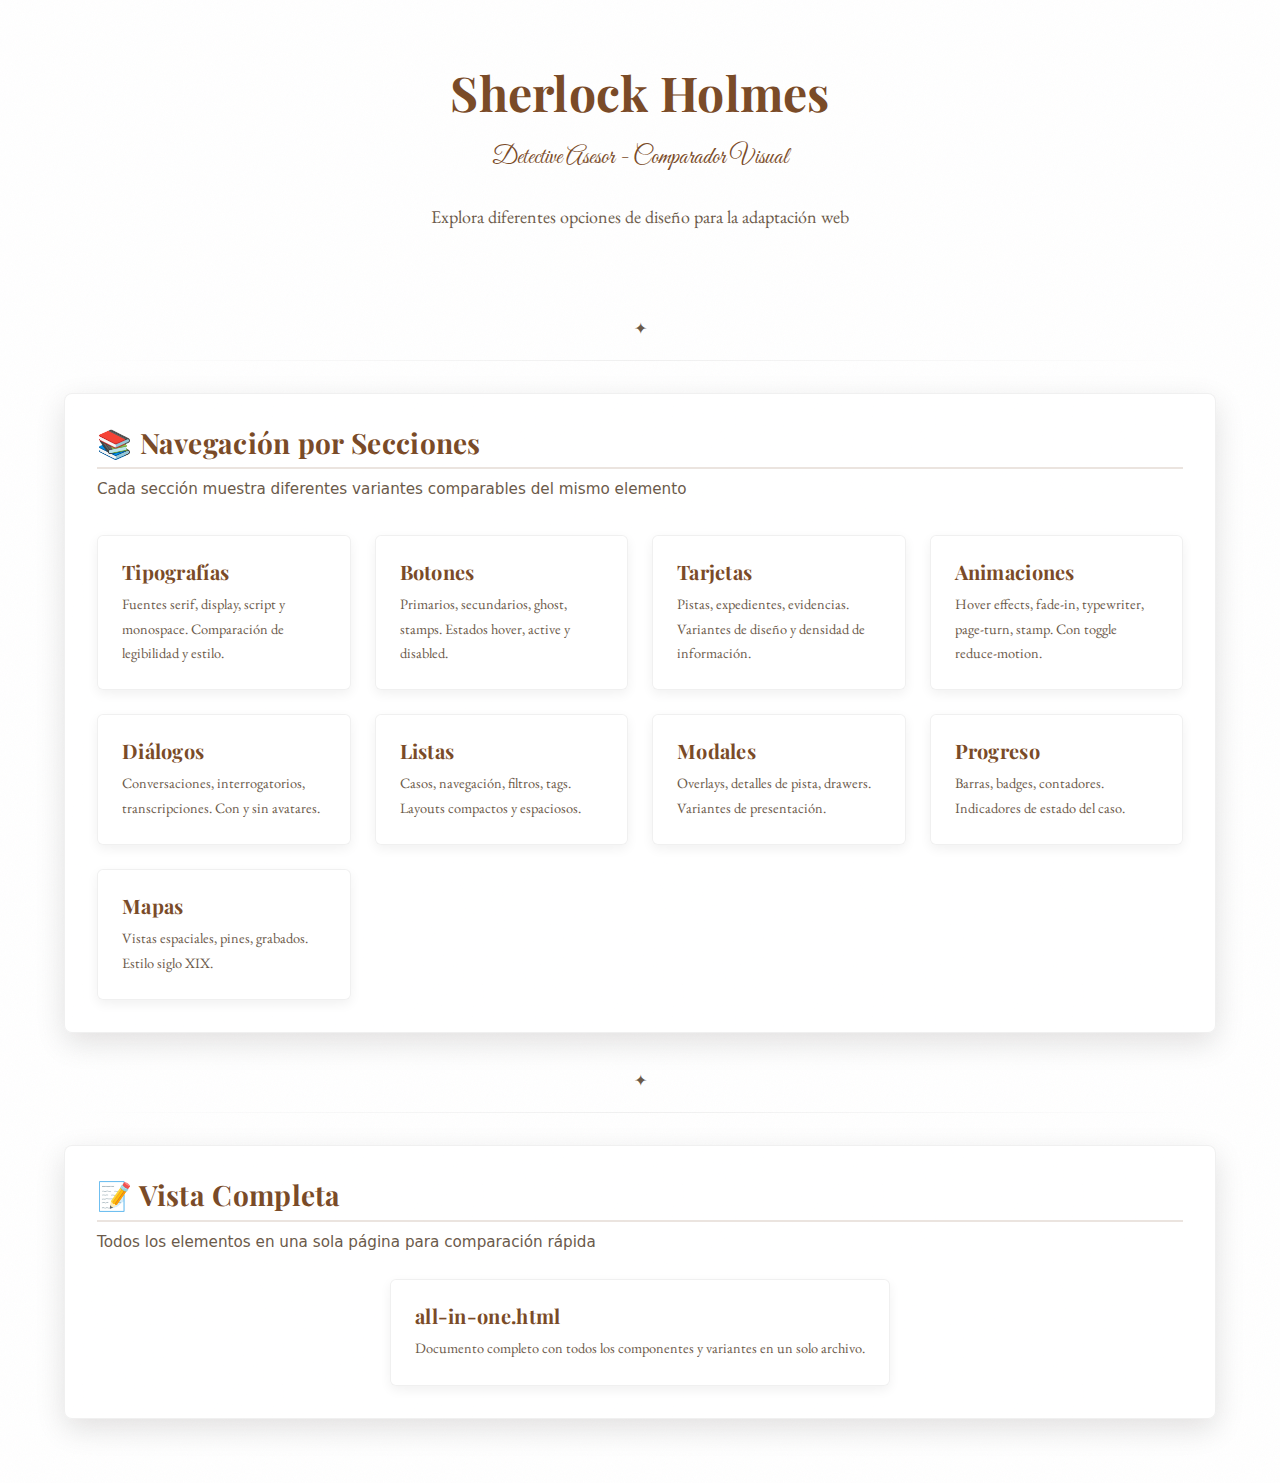
<file: index.html>
<!DOCTYPE html>
<html lang="es">
<head>
    <meta charset="UTF-8">
    <meta name="viewport" content="width=device-width, initial-scale=1.0">
    <title>Sherlock Holmes - Comparador Visual UI</title>
    <link rel="stylesheet" href="styles.css">
    <style>
        .nav-grid {
            display: grid;
            grid-template-columns: repeat(auto-fill, minmax(250px, 1fr));
            gap: var(--space-lg);
            margin-top: var(--space-xl);
        }
        .nav-card {
            background: rgba(255,255,255,0.8);
            padding: var(--space-lg);
            border-radius: var(--radius);
            border: 1px solid var(--border);
            text-decoration: none;
            color: var(--ink);
            transition: transform 0.2s ease, box-shadow 0.2s ease;
            box-shadow: 0 4px 12px rgba(0,0,0,0.06);
            display: block;
        }
        .nav-card:hover {
            transform: translateY(-4px);
            box-shadow: 0 8px 20px rgba(0,0,0,0.12);
        }
        .nav-card h3 {
            margin: 0 0 var(--space-sm) 0;
            font-size: 1.25rem;
        }
        .nav-card p {
            margin: 0;
            font-size: 0.9rem;
            color: var(--ink-light);
            text-align: left;
        }
        .hero {
            text-align: center;
            padding: var(--space-xl) 0;
        }
        .hero h1 {
            font-size: 3rem;
            margin-bottom: var(--space-sm);
        }
    </style>
</head>
<body>
    <div class="page-wrap">
        <header class="hero">
            <h1>Sherlock Holmes</h1>
            <div class="signature">Detective Asesor - Comparador Visual</div>
            <p style="margin-top: var(--space-lg); color: var(--ink-light);">Explora diferentes opciones de diseño para la adaptación web</p>
        </header>

        <div class="divider">
            <div class="divider-line"></div>
        </div>

        <section class="section">
            <h2 class="section-title">📚 Navegación por Secciones</h2>
            <p class="section-desc">Cada sección muestra diferentes variantes comparables del mismo elemento</p>
            
            <nav class="nav-grid">
                <a href="sections/typography/index.html" class="nav-card">
                    <h3>Tipografías</h3>
                    <p>Fuentes serif, display, script y monospace. Comparación de legibilidad y estilo.</p>
                </a>

                <a href="sections/buttons/index.html" class="nav-card">
                    <h3>Botones</h3>
                    <p>Primarios, secundarios, ghost, stamps. Estados hover, active y disabled.</p>
                </a>

                <a href="sections/cards/index.html" class="nav-card">
                    <h3>Tarjetas</h3>
                    <p>Pistas, expedientes, evidencias. Variantes de diseño y densidad de información.</p>
                </a>

                <a href="sections/animations/index.html" class="nav-card">
                    <h3>Animaciones</h3>
                    <p>Hover effects, fade-in, typewriter, page-turn, stamp. Con toggle reduce-motion.</p>
                </a>

                <a href="sections/dialogs/index.html" class="nav-card">
                    <h3>Diálogos</h3>
                    <p>Conversaciones, interrogatorios, transcripciones. Con y sin avatares.</p>
                </a>

                <a href="sections/lists/index.html" class="nav-card">
                    <h3>Listas</h3>
                    <p>Casos, navegación, filtros, tags. Layouts compactos y espaciosos.</p>
                </a>

                <a href="sections/modals/index.html" class="nav-card">
                    <h3>Modales</h3>
                    <p>Overlays, detalles de pista, drawers. Variantes de presentación.</p>
                </a>

                <a href="sections/progress/index.html" class="nav-card">
                    <h3>Progreso</h3>
                    <p>Barras, badges, contadores. Indicadores de estado del caso.</p>
                </a>

                <a href="sections/maps/index.html" class="nav-card">
                    <h3>Mapas</h3>
                    <p>Vistas espaciales, pines, grabados. Estilo siglo XIX.</p>
                </a>
            </nav>
        </section>

        <div class="divider">
            <div class="divider-line"></div>
        </div>

        <section class="section">
            <h2 class="section-title">📝 Vista Completa</h2>
            <p class="section-desc">Todos los elementos en una sola página para comparación rápida</p>
            <a href="all-in-one.html" class="nav-card" style="display: block; max-width: 500px; margin: 0 auto;">
                <h3>all-in-one.html</h3>
                <p>Documento completo con todos los componentes y variantes en un solo archivo.</p>
            </a>
        </section>
    </div>
</body>
</html>
</file>
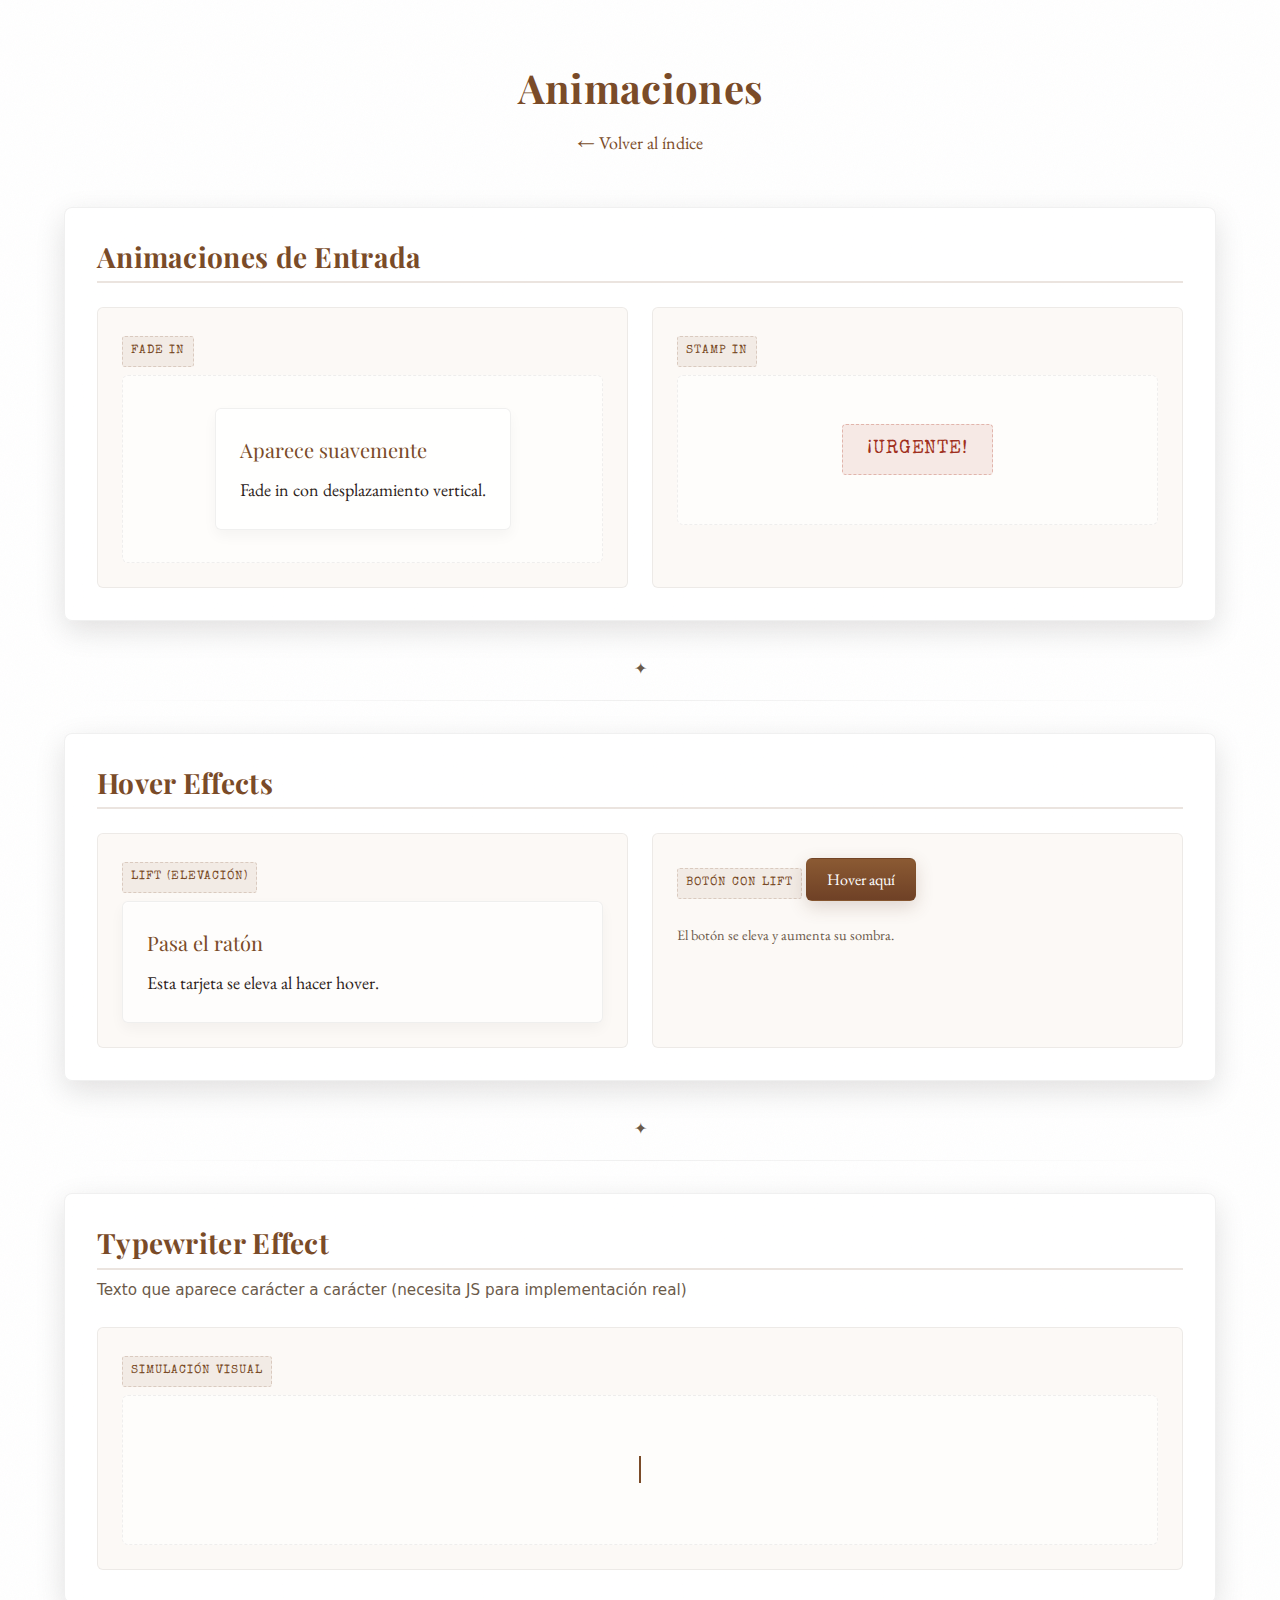
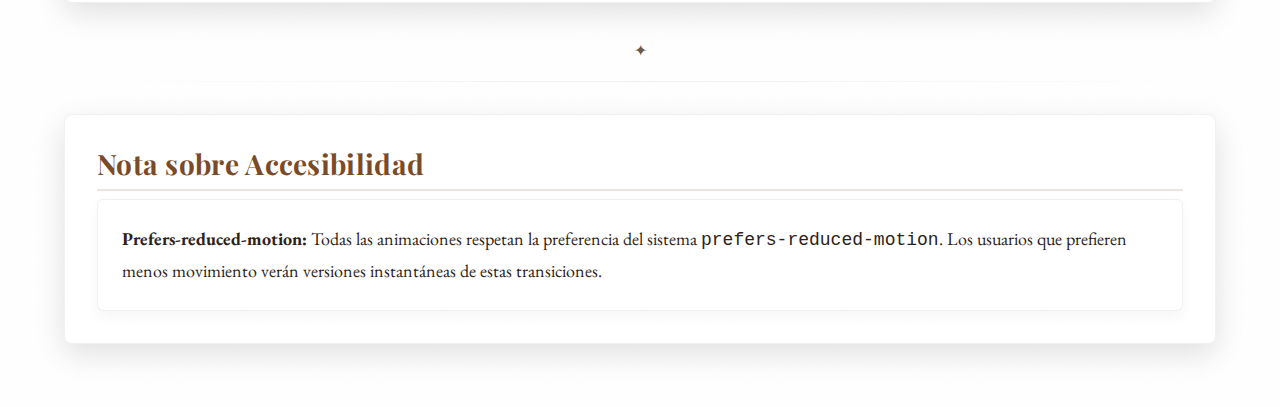
<file: sections/animations/index.html>
<!DOCTYPE html>
<html lang="es">
<head>
    <meta charset="UTF-8">
    <meta name="viewport" content="width=device-width, initial-scale=1.0">
    <title>Animaciones - Comparador</title>
    <link rel="stylesheet" href="../../styles.css">
    <style>
        .demo-box {
            background: rgba(255,255,255,0.6);
            padding: var(--space-xl);
            border-radius: var(--radius);
            border: 1px dashed var(--border);
            min-height: 150px;
            display: flex;
            align-items: center;
            justify-content: center;
        }
    </style>
</head>
<body>
    <div class="page-wrap">
        <header style="text-align: center; padding: var(--space-xl) 0;">
            <h1>Animaciones</h1>
            <p style="color: var(--ink-light);">
                <a href="../../index.html" style="color: var(--accent); text-decoration: none;">← Volver al índice</a>
            </p>
        </header>

        <section class="section">
            <h2 class="section-title">Animaciones de Entrada</h2>
            
            <div class="compare-grid">
                <div class="compare-item">
                    <div class="compare-label">Fade In</div>
                    <div class="demo-box">
                        <div class="card fade-in" style="max-width: 300px;">
                            <div class="card-title">Aparece suavemente</div>
                            <p style="margin: 0;">Fade in con desplazamiento vertical.</p>
                        </div>
                    </div>
                </div>

                <div class="compare-item">
                    <div class="compare-label">Stamp In</div>
                    <div class="demo-box">
                        <span class="stamp stamp-urgent stamp-in" style="font-size: 1.2rem; padding: var(--space-sm) var(--space-lg);">
                            ¡URGENTE!
                        </span>
                    </div>
                </div>
            </div>
        </section>

        <div class="divider"><div class="divider-line"></div></div>

        <section class="section">
            <h2 class="section-title">Hover Effects</h2>
            
            <div class="compare-grid">
                <div class="compare-item">
                    <div class="compare-label">Lift (Elevación)</div>
                    <div class="card">
                        <div class="card-title">Pasa el ratón</div>
                        <p style="margin: 0;">Esta tarjeta se eleva al hacer hover.</p>
                    </div>
                </div>

                <div class="compare-item">
                    <div class="compare-label">Botón con lift</div>
                    <button class="btn btn-primary">Hover aquí</button>
                    <p style="margin-top: var(--space-md); font-size: 0.9rem; color: var(--ink-light);">
                        El botón se eleva y aumenta su sombra.
                    </p>
                </div>
            </div>
        </section>

        <div class="divider"><div class="divider-line"></div></div>

        <section class="section">
            <h2 class="section-title">Typewriter Effect</h2>
            <p class="section-desc">Texto que aparece carácter a carácter (necesita JS para implementación real)</p>
            
            <div class="compare-grid">
                <div class="compare-item" style="grid-column: span 2;">
                    <div class="compare-label">Simulación Visual</div>
                    <div class="demo-box">
                        <p class="typewriter" style="font-family: var(--font-mono); font-size: 1rem; margin: 0;">
                            Texto apareciendo...
                        </p>
                    </div>
                </div>
            </div>
        </section>

        <div class="divider"><div class="divider-line"></div></div>

        <section class="section">
            <h2 class="section-title">Nota sobre Accesibilidad</h2>
            <div class="card">
                <p style="margin: 0;">
                    <strong>Prefers-reduced-motion:</strong> Todas las animaciones respetan la preferencia del sistema 
                    <code>prefers-reduced-motion</code>. Los usuarios que prefieren menos movimiento verán versiones 
                    instantáneas de estas transiciones.
                </p>
            </div>
        </section>
    </div>
</body>
</html>
</file>
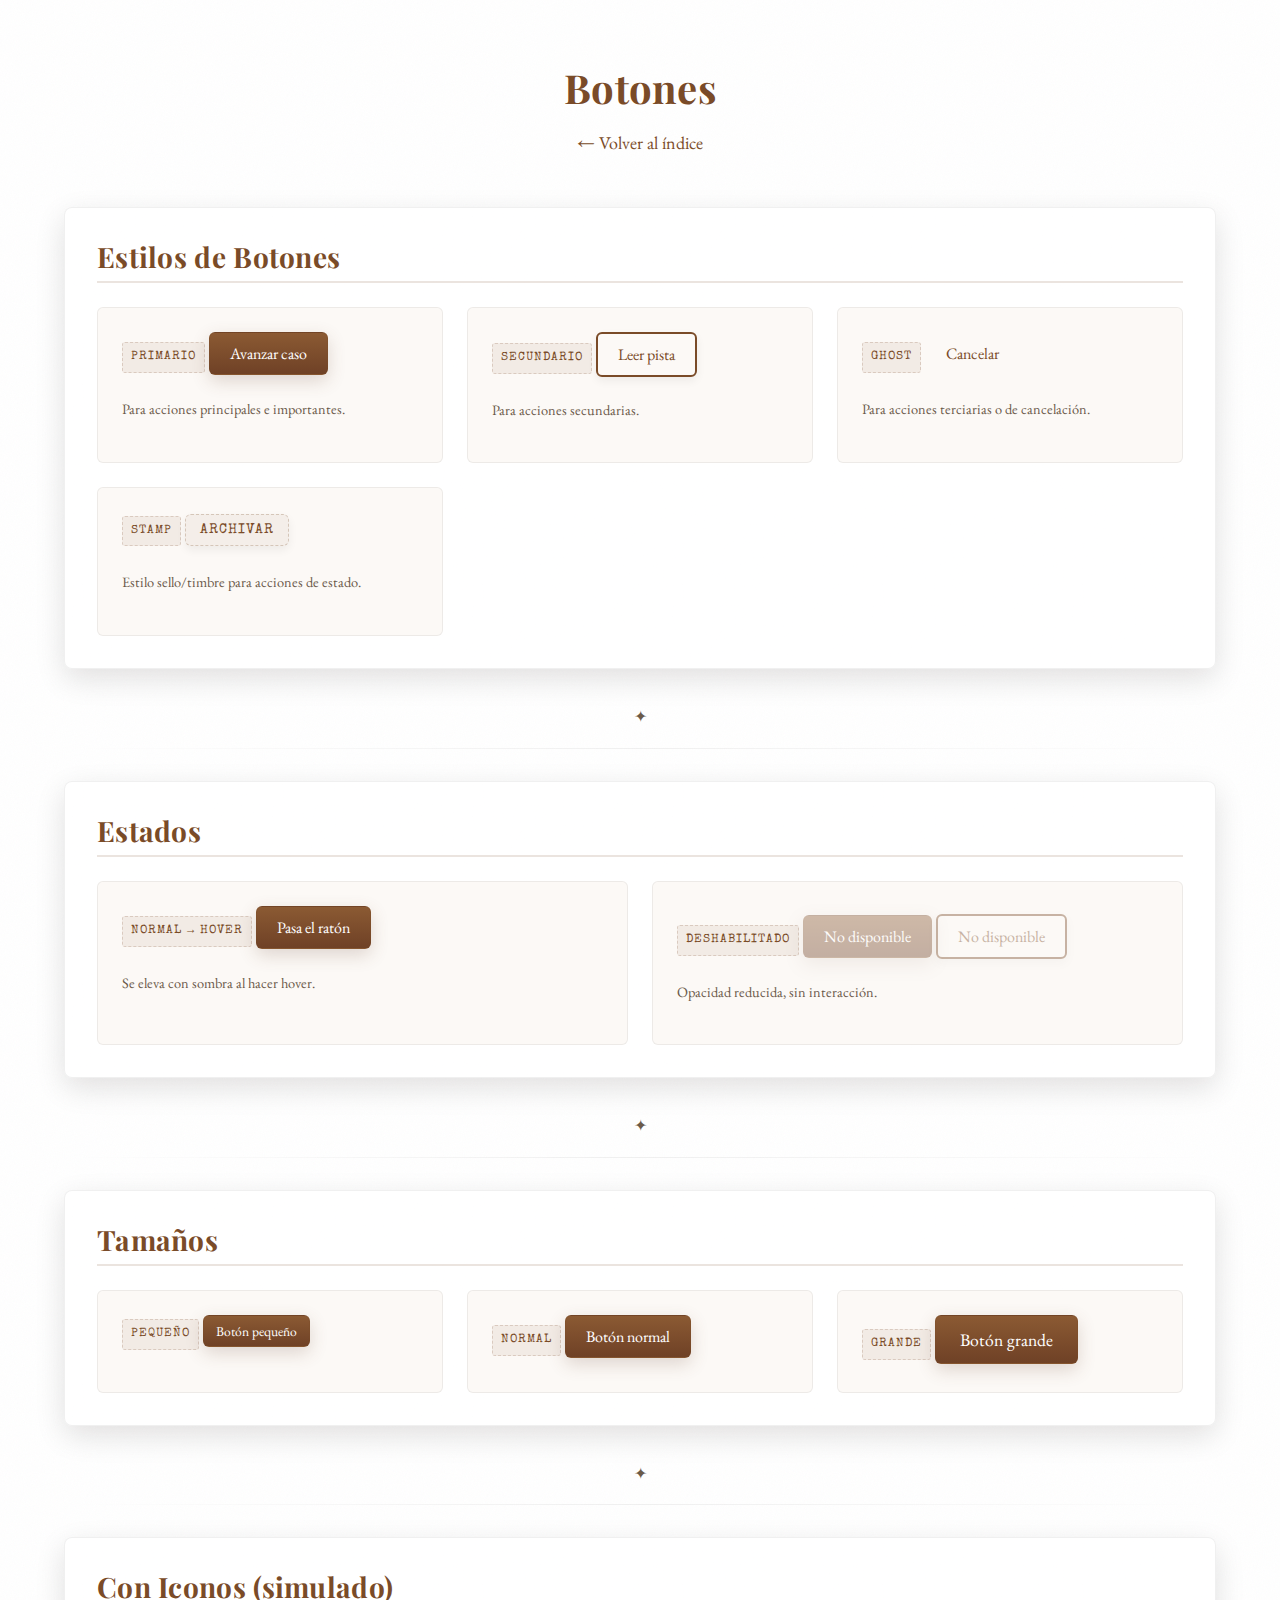
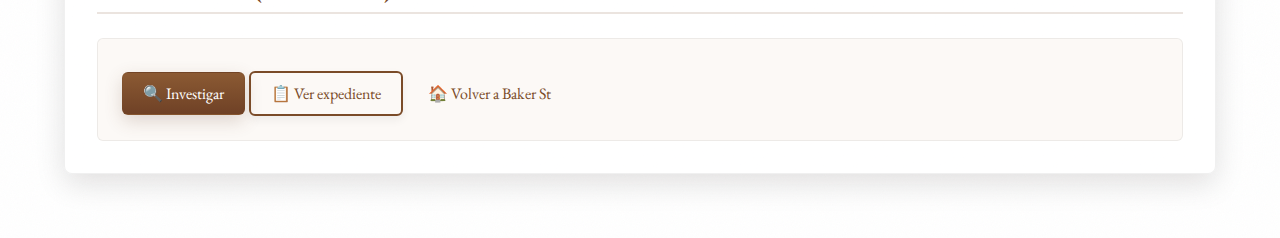
<file: sections/buttons/index.html>
<!DOCTYPE html>
<html lang="es">
<head>
    <meta charset="UTF-8">
    <meta name="viewport" content="width=device-width, initial-scale=1.0">
    <title>Botones - Comparador</title>
    <link rel="stylesheet" href="../../styles.css">
</head>
<body>
    <div class="page-wrap">
        <header style="text-align: center; padding: var(--space-xl) 0;">
            <h1>Botones</h1>
            <p style="color: var(--ink-light);">
                <a href="../../index.html" style="color: var(--accent); text-decoration: none;">← Volver al índice</a>
            </p>
        </header>

        <section class="section">
            <h2 class="section-title">Estilos de Botones</h2>
            
            <div class="compare-grid">
                <div class="compare-item">
                    <div class="compare-label">Primario</div>
                    <button class="btn btn-primary">Avanzar caso</button>
                    <p style="margin-top: var(--space-md); font-size: 0.9rem; color: var(--ink-light);">
                        Para acciones principales e importantes.
                    </p>
                </div>

                <div class="compare-item">
                    <div class="compare-label">Secundario</div>
                    <button class="btn btn-secondary">Leer pista</button>
                    <p style="margin-top: var(--space-md); font-size: 0.9rem; color: var(--ink-light);">
                        Para acciones secundarias.
                    </p>
                </div>

                <div class="compare-item">
                    <div class="compare-label">Ghost</div>
                    <button class="btn btn-ghost">Cancelar</button>
                    <p style="margin-top: var(--space-md); font-size: 0.9rem; color: var(--ink-light);">
                        Para acciones terciarias o de cancelación.
                    </p>
                </div>

                <div class="compare-item">
                    <div class="compare-label">Stamp</div>
                    <button class="btn btn-stamp">Archivar</button>
                    <p style="margin-top: var(--space-md); font-size: 0.9rem; color: var(--ink-light);">
                        Estilo sello/timbre para acciones de estado.
                    </p>
                </div>
            </div>
        </section>

        <div class="divider"><div class="divider-line"></div></div>

        <section class="section">
            <h2 class="section-title">Estados</h2>
            
            <div class="compare-grid">
                <div class="compare-item">
                    <div class="compare-label">Normal → Hover</div>
                    <button class="btn btn-primary">Pasa el ratón</button>
                    <p style="margin-top: var(--space-md); font-size: 0.9rem; color: var(--ink-light);">
                        Se eleva con sombra al hacer hover.
                    </p>
                </div>

                <div class="compare-item">
                    <div class="compare-label">Deshabilitado</div>
                    <button class="btn btn-primary" disabled>No disponible</button>
                    <button class="btn btn-secondary" disabled style="margin-top: var(--space-sm);">No disponible</button>
                    <p style="margin-top: var(--space-md); font-size: 0.9rem; color: var(--ink-light);">
                        Opacidad reducida, sin interacción.
                    </p>
                </div>
            </div>
        </section>

        <div class="divider"><div class="divider-line"></div></div>

        <section class="section">
            <h2 class="section-title">Tamaños</h2>
            
            <div class="compare-grid">
                <div class="compare-item">
                    <div class="compare-label">Pequeño</div>
                    <button class="btn btn-primary" style="font-size: 0.85rem; padding: 6px 12px;">Botón pequeño</button>
                </div>

                <div class="compare-item">
                    <div class="compare-label">Normal</div>
                    <button class="btn btn-primary">Botón normal</button>
                </div>

                <div class="compare-item">
                    <div class="compare-label">Grande</div>
                    <button class="btn btn-primary" style="font-size: 1.1rem; padding: 12px 24px;">Botón grande</button>
                </div>
            </div>
        </section>

        <div class="divider"><div class="divider-line"></div></div>

        <section class="section">
            <h2 class="section-title">Con Iconos (simulado)</h2>
            
            <div class="compare-grid">
                <div class="compare-item">
                    <button class="btn btn-primary">🔍 Investigar</button>
                    <button class="btn btn-secondary" style="margin-top: var(--space-sm);">📋 Ver expediente</button>
                    <button class="btn btn-ghost" style="margin-top: var(--space-sm);">🏠 Volver a Baker St</button>
                </div>
            </div>
        </section>
    </div>
</body>
</html>
</file>
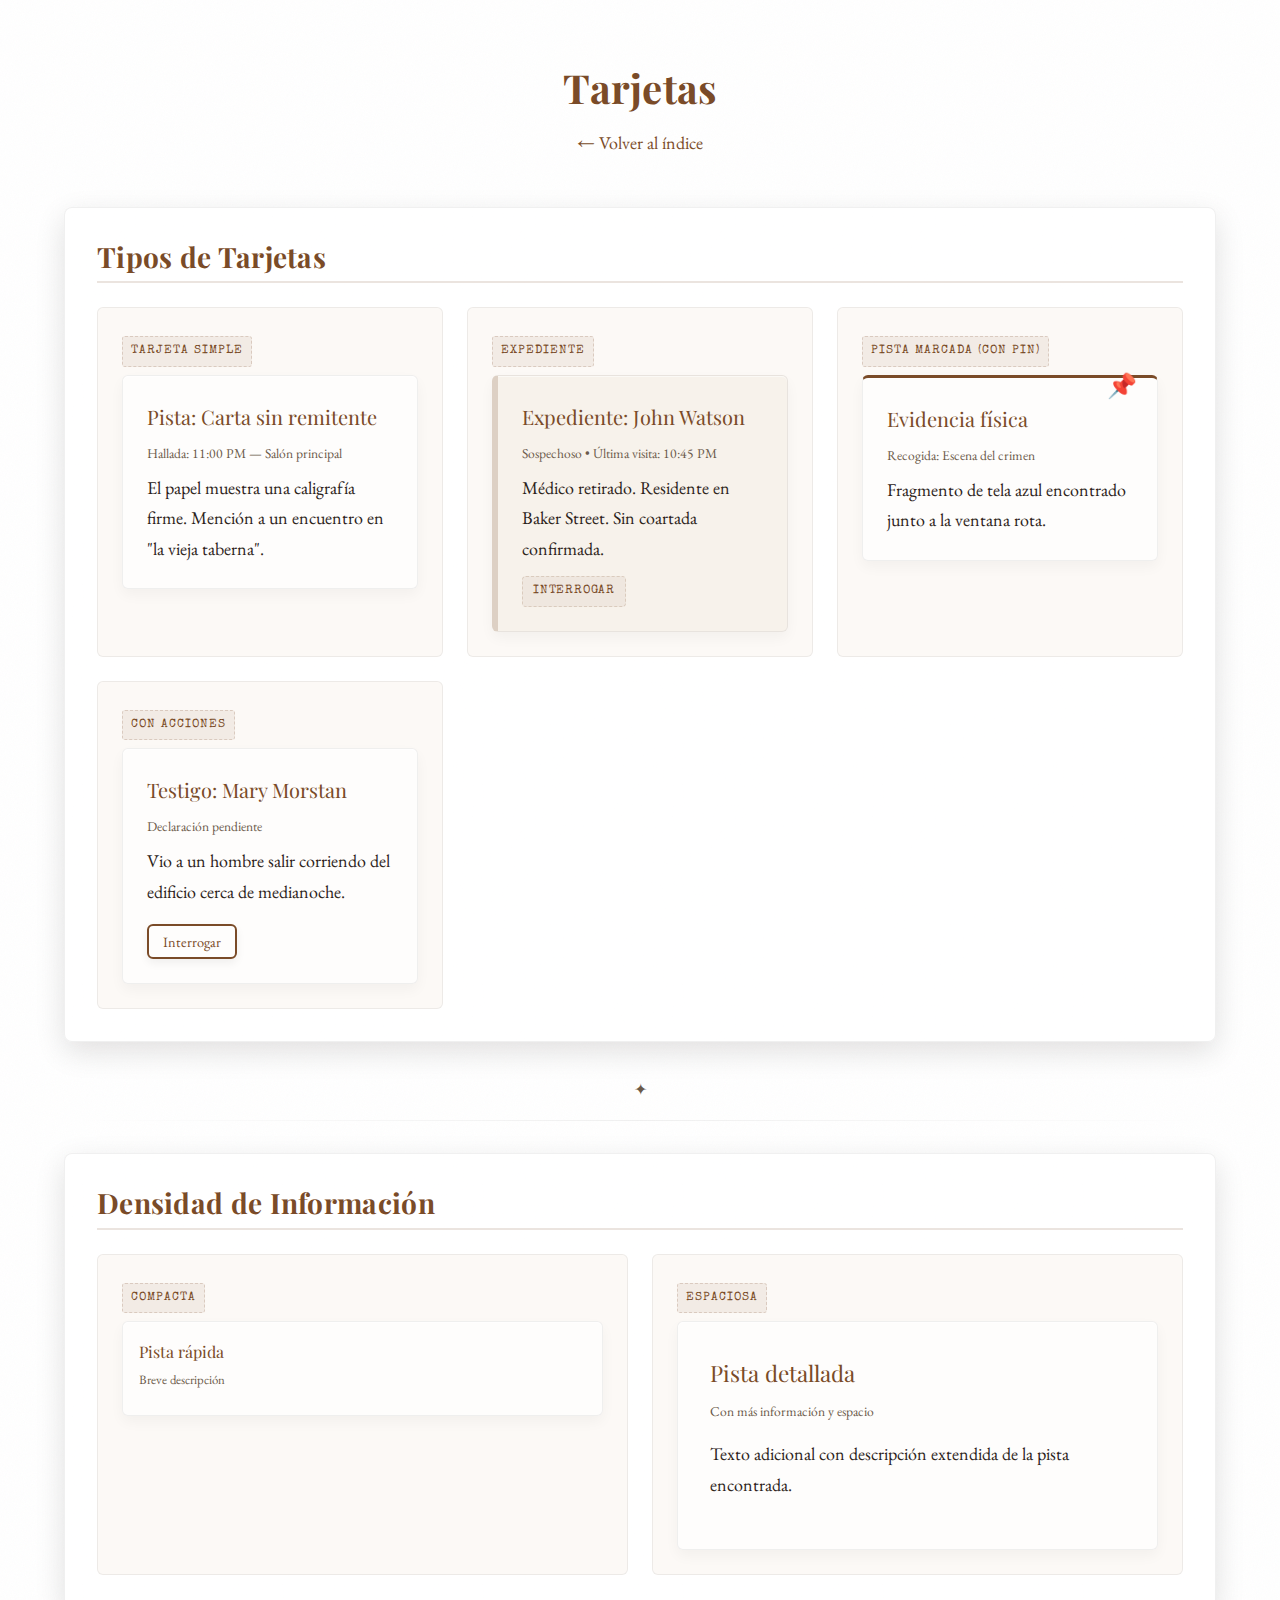
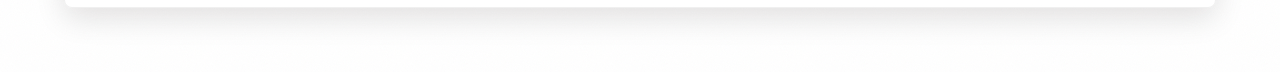
<file: sections/cards/index.html>
<!DOCTYPE html>
<html lang="es">
<head>
    <meta charset="UTF-8">
    <meta name="viewport" content="width=device-width, initial-scale=1.0">
    <title>Tarjetas - Comparador</title>
    <link rel="stylesheet" href="../../styles.css">
</head>
<body>
    <div class="page-wrap">
        <header style="text-align: center; padding: var(--space-xl) 0;">
            <h1>Tarjetas</h1>
            <p style="color: var(--ink-light);">
                <a href="../../index.html" style="color: var(--accent); text-decoration: none;">← Volver al índice</a>
            </p>
        </header>

        <section class="section">
            <h2 class="section-title">Tipos de Tarjetas</h2>
            
            <div class="compare-grid">
                <div class="compare-item">
                    <div class="compare-label">Tarjeta Simple</div>
                    <div class="card">
                        <div class="card-title">Pista: Carta sin remitente</div>
                        <div class="card-meta">Hallada: 11:00 PM — Salón principal</div>
                        <p style="margin: 0;">
                            El papel muestra una caligrafía firme. Mención a un encuentro en "la vieja taberna".
                        </p>
                    </div>
                </div>

                <div class="compare-item">
                    <div class="compare-label">Expediente</div>
                    <div class="card card-expedient">
                        <div class="card-title">Expediente: John Watson</div>
                        <div class="card-meta">Sospechoso • Última visita: 10:45 PM</div>
                        <p style="margin: 0 0 var(--space-sm) 0;">
                            Médico retirado. Residente en Baker Street. Sin coartada confirmada.
                        </p>
                        <span class="stamp">Interrogar</span>
                    </div>
                </div>

                <div class="compare-item">
                    <div class="compare-label">Pista Marcada (con pin)</div>
                    <div class="card card-clue">
                        <div class="card-title">Evidencia física</div>
                        <div class="card-meta">Recogida: Escena del crimen</div>
                        <p style="margin: 0;">
                            Fragmento de tela azul encontrado junto a la ventana rota.
                        </p>
                    </div>
                </div>

                <div class="compare-item">
                    <div class="compare-label">Con Acciones</div>
                    <div class="card">
                        <div class="card-title">Testigo: Mary Morstan</div>
                        <div class="card-meta">Declaración pendiente</div>
                        <p style="margin: 0 0 var(--space-md) 0;">
                            Vio a un hombre salir corriendo del edificio cerca de medianoche.
                        </p>
                        <button class="btn btn-secondary" style="font-size: 0.9rem; padding: 6px 14px;">Interrogar</button>
                    </div>
                </div>
            </div>
        </section>

        <div class="divider"><div class="divider-line"></div></div>

        <section class="section">
            <h2 class="section-title">Densidad de Información</h2>
            
            <div class="compare-grid">
                <div class="compare-item">
                    <div class="compare-label">Compacta</div>
                    <div class="card" style="padding: var(--space-md);">
                        <div class="card-title" style="font-size: 1rem; margin-bottom: var(--space-xs);">Pista rápida</div>
                        <div class="card-meta" style="font-size: 0.8rem;">Breve descripción</div>
                    </div>
                </div>

                <div class="compare-item">
                    <div class="compare-label">Espaciosa</div>
                    <div class="card" style="padding: var(--space-xl);">
                        <div class="card-title" style="font-size: 1.4rem;">Pista detallada</div>
                        <div class="card-meta">Con más información y espacio</div>
                        <p style="margin-top: var(--space-md);">
                            Texto adicional con descripción extendida de la pista encontrada.
                        </p>
                    </div>
                </div>
            </div>
        </section>
    </div>
</body>
</html>
</file>
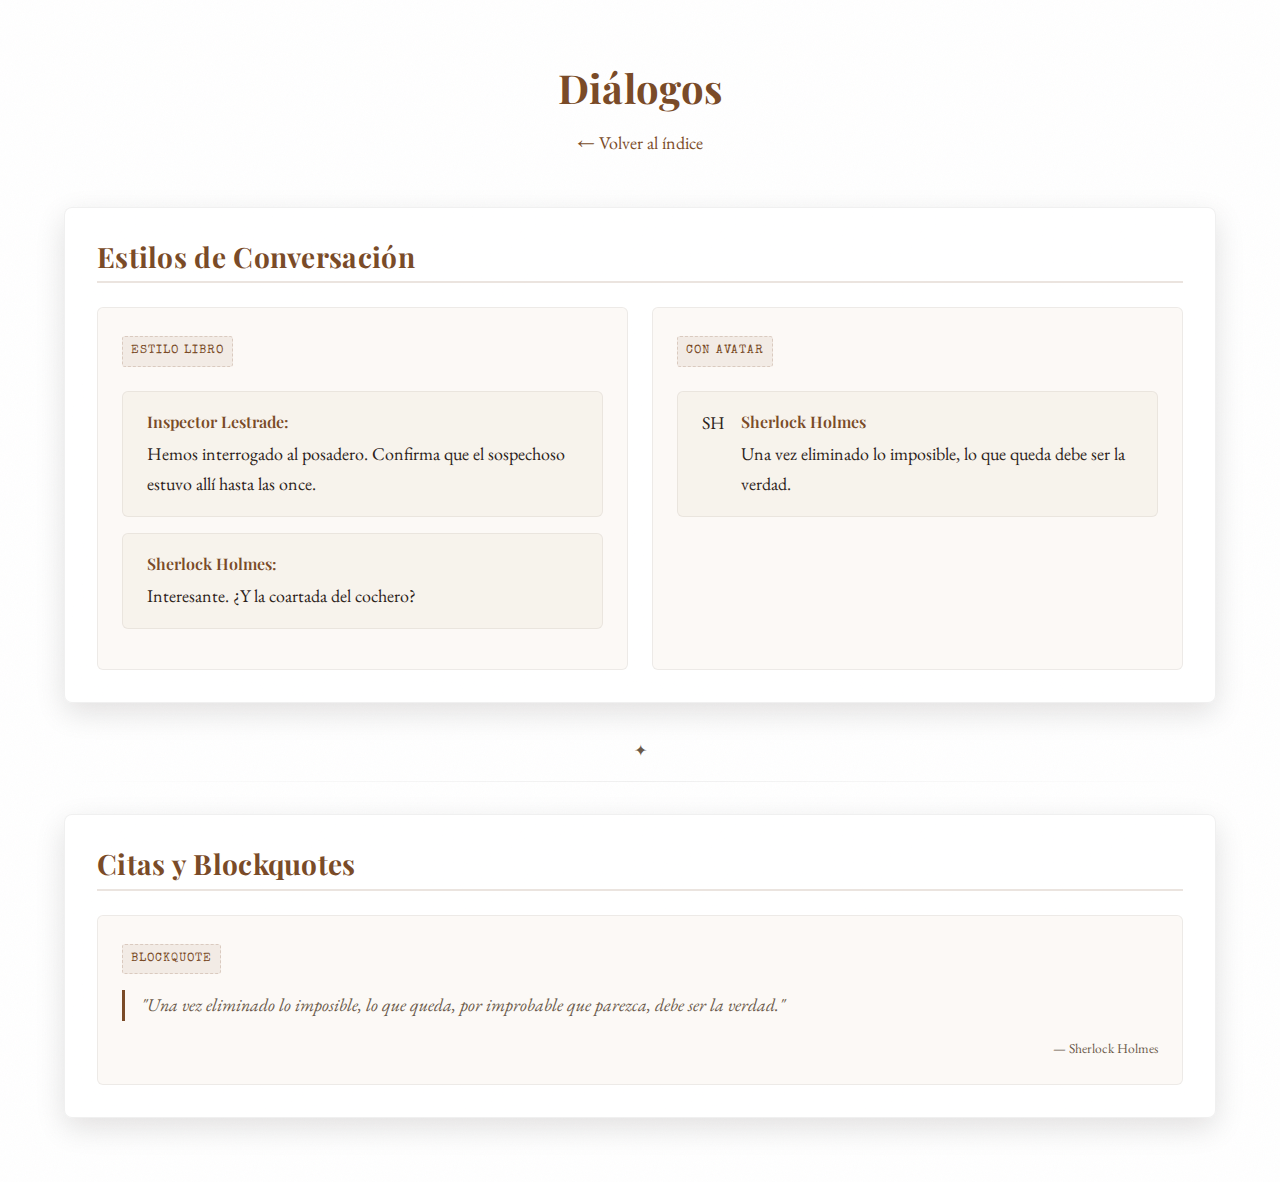
<file: sections/dialogs/index.html>
<!DOCTYPE html>
<html lang="es">
<head>
    <meta charset="UTF-8">
    <meta name="viewport" content="width=device-width, initial-scale=1.0">
    <title>Diálogos - Comparador</title>
    <link rel="stylesheet" href="../../styles.css">
</head>
<body>
    <div class="page-wrap">
        <header style="text-align: center; padding: var(--space-xl) 0;">
            <h1>Diálogos</h1>
            <p style="color: var(--ink-light);">
                <a href="../../index.html" style="color: var(--accent); text-decoration: none;">← Volver al índice</a>
            </p>
        </header>

        <section class="section">
            <h2 class="section-title">Estilos de Conversación</h2>
            
            <div class="compare-grid">
                <div class="compare-item">
                    <div class="compare-label">Estilo Libro</div>
                    <div class="dialog">
                        <div class="dialog-speaker">Inspector Lestrade:</div>
                        <p style="margin: 0;">Hemos interrogado al posadero. Confirma que el sospechoso estuvo allí hasta las once.</p>
                    </div>
                    <div class="dialog">
                        <div class="dialog-speaker">Sherlock Holmes:</div>
                        <p style="margin: 0;">Interesante. ¿Y la coartada del cochero?</p>
                    </div>
                </div>

                <div class="compare-item">
                    <div class="compare-label">Con Avatar</div>
                    <div class="dialog" style="display: flex; gap: var(--space-md);">
                        <div class="avatar">SH</div>
                        <div style="flex: 1;">
                            <div class="dialog-speaker">Sherlock Holmes</div>
                            <p style="margin: 0;">Una vez eliminado lo imposible, lo que queda debe ser la verdad.</p>
                        </div>
                    </div>
                </div>
            </div>
        </section>

        <div class="divider"><div class="divider-line"></div></div>

        <section class="section">
            <h2 class="section-title">Citas y Blockquotes</h2>
            
            <div class="compare-grid">
                <div class="compare-item" style="grid-column: span 2;">
                    <div class="compare-label">Blockquote</div>
                    <blockquote>
                        "Una vez eliminado lo imposible, lo que queda, por improbable que parezca, debe ser la verdad."
                    </blockquote>
                    <p style="margin: 0; font-size: 0.85rem; color: var(--ink-light); text-align: right;">
                        — Sherlock Holmes
                    </p>
                </div>
            </div>
        </section>
    </div>
</body>
</html>
</file>
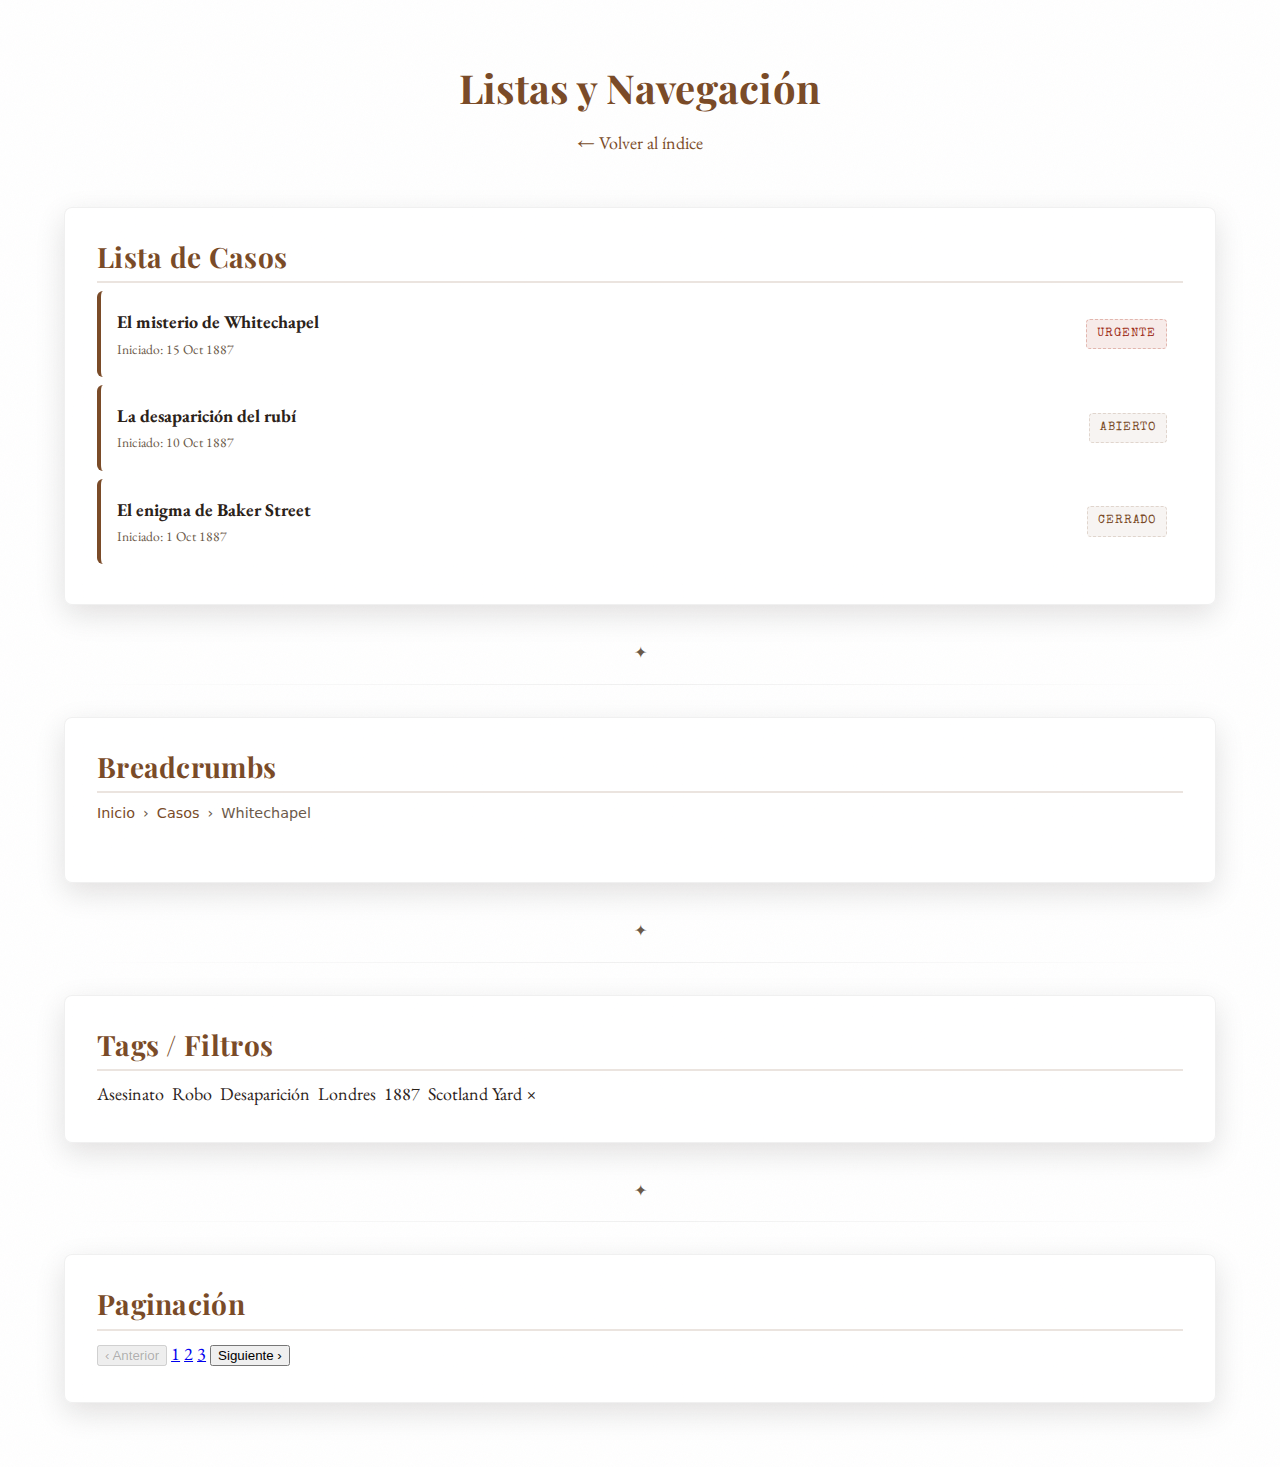
<file: sections/lists/index.html>
<!DOCTYPE html>
<html lang="es">
<head>
    <meta charset="UTF-8">
    <meta name="viewport" content="width=device-width, initial-scale=1.0">
    <title>Listas - Comparador</title>
    <link rel="stylesheet" href="../../styles.css">
</head>
<body>
    <div class="page-wrap">
        <header style="text-align: center; padding: var(--space-xl) 0;">
            <h1>Listas y Navegación</h1>
            <p style="color: var(--ink-light);">
                <a href="../../index.html" style="color: var(--accent); text-decoration: none;">← Volver al índice</a>
            </p>
        </header>

        <section class="section">
            <h2 class="section-title">Lista de Casos</h2>
            
            <ul class="list-cases">
                <li>
                    <div>
                        <strong>El misterio de Whitechapel</strong>
                        <div style="font-size: 0.85rem; color: var(--ink-light);">Iniciado: 15 Oct 1887</div>
                    </div>
                    <span class="stamp stamp-urgent">URGENTE</span>
                </li>
                <li>
                    <div>
                        <strong>La desaparición del rubí</strong>
                        <div style="font-size: 0.85rem; color: var(--ink-light);">Iniciado: 10 Oct 1887</div>
                    </div>
                    <span class="stamp">ABIERTO</span>
                </li>
                <li>
                    <div>
                        <strong>El enigma de Baker Street</strong>
                        <div style="font-size: 0.85rem; color: var(--ink-light);">Iniciado: 1 Oct 1887</div>
                    </div>
                    <span class="stamp">CERRADO</span>
                </li>
            </ul>
        </section>

        <div class="divider"><div class="divider-line"></div></div>

        <section class="section">
            <h2 class="section-title">Breadcrumbs</h2>
            
            <nav class="breadcrumbs">
                <a href="#">Inicio</a>
                <span class="breadcrumbs-separator">›</span>
                <a href="#">Casos</a>
                <span class="breadcrumbs-separator">›</span>
                <span>Whitechapel</span>
            </nav>
        </section>

        <div class="divider"><div class="divider-line"></div></div>

        <section class="section">
            <h2 class="section-title">Tags / Filtros</h2>
            
            <div style="display: flex; flex-wrap: wrap; gap: var(--space-sm);">
                <span class="tag">Asesinato</span>
                <span class="tag">Robo</span>
                <span class="tag">Desaparición</span>
                <span class="tag">Londres</span>
                <span class="tag">1887</span>
                <span class="tag tag-removable">Scotland Yard <span class="tag-close">×</span></span>
            </div>
        </section>

        <div class="divider"><div class="divider-line"></div></div>

        <section class="section">
            <h2 class="section-title">Paginación</h2>
            
            <nav class="pagination">
                <button class="pagination-btn" disabled>‹ Anterior</button>
                <a href="#" class="pagination-btn active">1</a>
                <a href="#" class="pagination-btn">2</a>
                <a href="#" class="pagination-btn">3</a>
                <button class="pagination-btn">Siguiente ›</button>
            </nav>
        </section>
    </div>
</body>
</html>
</file>
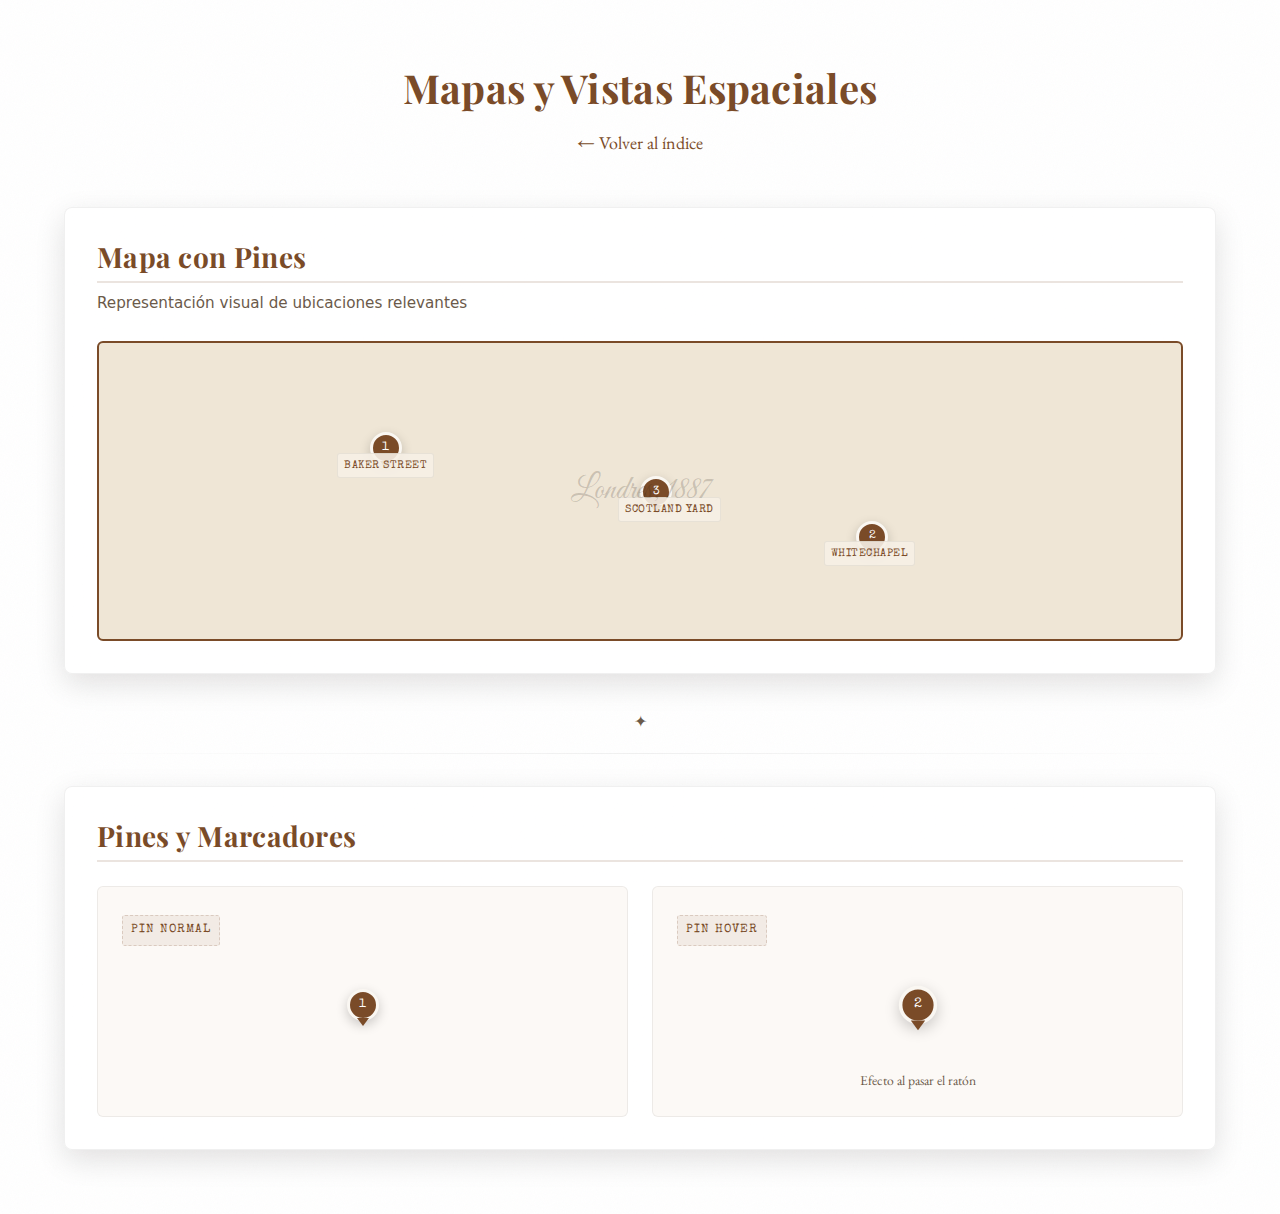
<file: sections/maps/index.html>
<!DOCTYPE html>
<html lang="es">
<head>
    <meta charset="UTF-8">
    <meta name="viewport" content="width=device-width, initial-scale=1.0">
    <title>Mapas - Comparador</title>
    <link rel="stylesheet" href="../../styles.css">
</head>
<body>
    <div class="page-wrap">
        <header style="text-align: center; padding: var(--space-xl) 0;">
            <h1>Mapas y Vistas Espaciales</h1>
            <p style="color: var(--ink-light);">
                <a href="../../index.html" style="color: var(--accent); text-decoration: none;">← Volver al índice</a>
            </p>
        </header>

        <section class="section">
            <h2 class="section-title">Mapa con Pines</h2>
            <p class="section-desc">Representación visual de ubicaciones relevantes</p>
            
            <div class="map-container">
                <div class="map-pin" style="top: 30%; left: 25%;">
                    1
                </div>
                <div class="map-label" style="top: 37%; left: 22%;">Baker Street</div>

                <div class="map-pin" style="top: 60%; left: 70%;">
                    2
                </div>
                <div class="map-label" style="top: 67%; left: 67%;">Whitechapel</div>

                <div class="map-pin" style="top: 45%; left: 50%;">
                    3
                </div>
                <div class="map-label" style="top: 52%; left: 48%;">Scotland Yard</div>

                <div style="position: absolute; top: 50%; left: 50%; transform: translate(-50%, -50%); font-family: var(--font-script); font-size: 2rem; color: rgba(43, 34, 25, 0.2); pointer-events: none;">
                    Londres, 1887
                </div>
            </div>
        </section>

        <div class="divider"><div class="divider-line"></div></div>

        <section class="section">
            <h2 class="section-title">Pines y Marcadores</h2>
            
            <div class="compare-grid">
                <div class="compare-item">
                    <div class="compare-label">Pin Normal</div>
                    <div style="text-align: center; padding: var(--space-xl);">
                        <div class="map-pin" style="position: relative; display: inline-flex;">1</div>
                    </div>
                </div>

                <div class="compare-item">
                    <div class="compare-label">Pin Hover</div>
                    <div style="text-align: center; padding: var(--space-xl);">
                        <div class="map-pin" style="position: relative; display: inline-flex; transform: scale(1.2);">2</div>
                    </div>
                    <p style="margin: var(--space-md) 0 0 0; font-size: 0.85rem; color: var(--ink-light); text-align: center;">
                        Efecto al pasar el ratón
                    </p>
                </div>
            </div>
        </section>
    </div>
</body>
</html>
</file>
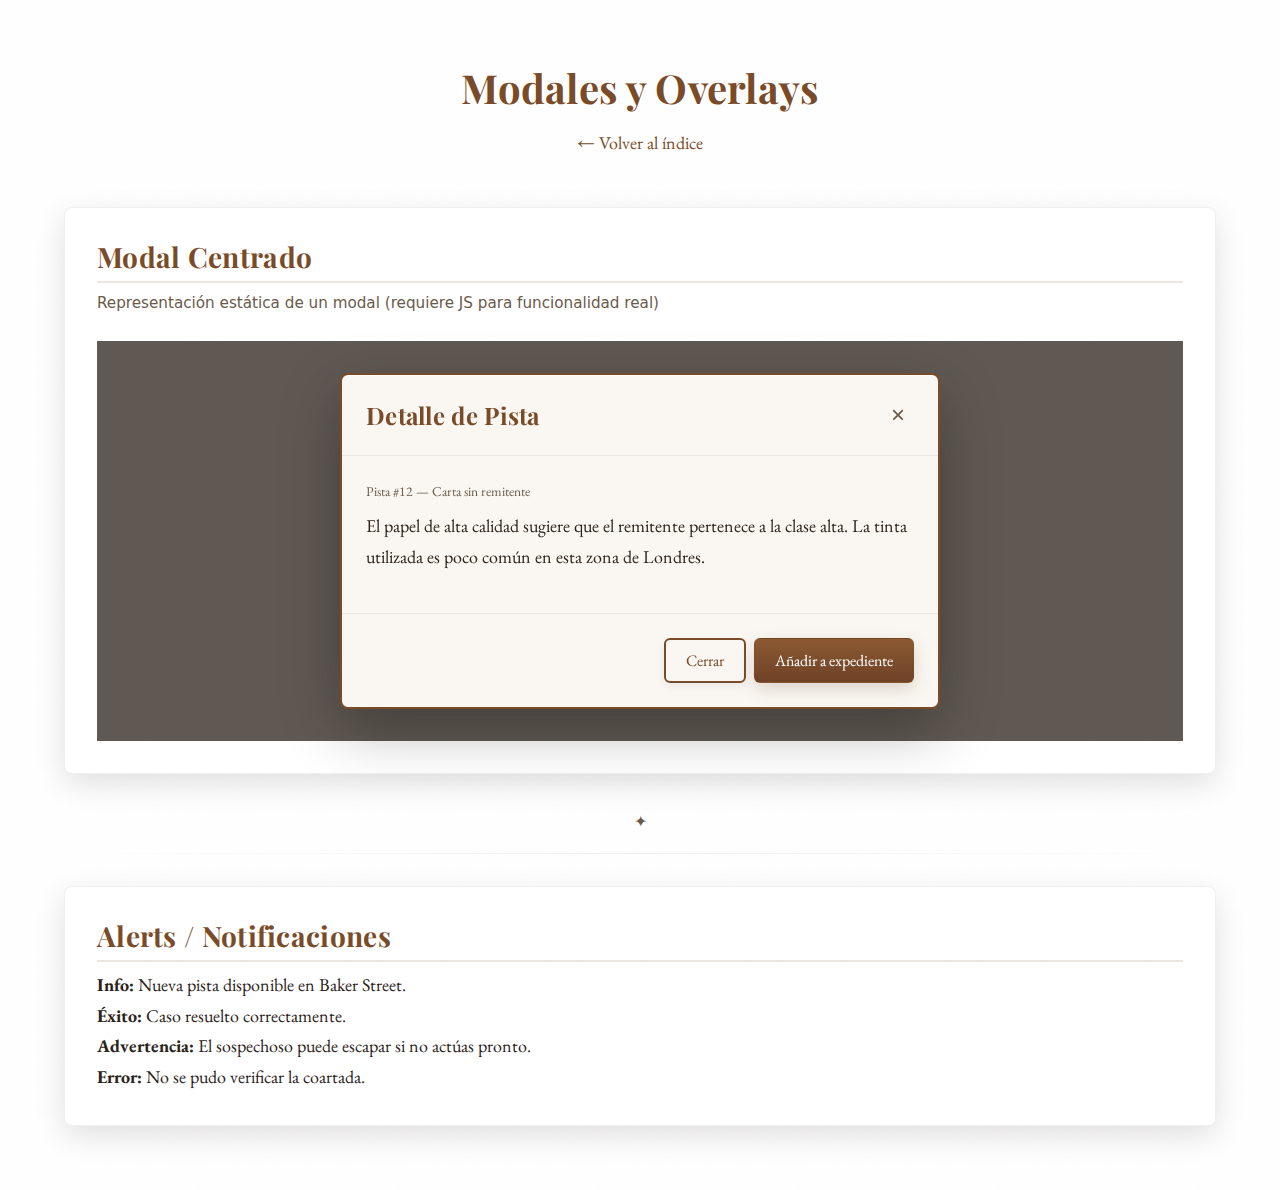
<file: sections/modals/index.html>
<!DOCTYPE html>
<html lang="es">
<head>
    <meta charset="UTF-8">
    <meta name="viewport" content="width=device-width, initial-scale=1.0">
    <title>Modales - Comparador</title>
    <link rel="stylesheet" href="../../styles.css">
</head>
<body>
    <div class="page-wrap">
        <header style="text-align: center; padding: var(--space-xl) 0;">
            <h1>Modales y Overlays</h1>
            <p style="color: var(--ink-light);">
                <a href="../../index.html" style="color: var(--accent); text-decoration: none;">← Volver al índice</a>
            </p>
        </header>

        <section class="section">
            <h2 class="section-title">Modal Centrado</h2>
            <p class="section-desc">Representación estática de un modal (requiere JS para funcionalidad real)</p>
            
            <div class="modal-overlay" style="position: relative; height: 400px;">
                <div class="modal">
                    <div class="modal-header">
                        <h3 class="modal-title">Detalle de Pista</h3>
                        <button class="modal-close">×</button>
                    </div>
                    <div class="modal-body">
                        <div class="card-meta">Pista #12 — Carta sin remitente</div>
                        <p>
                            El papel de alta calidad sugiere que el remitente pertenece a la clase alta. 
                            La tinta utilizada es poco común en esta zona de Londres.
                        </p>
                    </div>
                    <div class="modal-footer">
                        <button class="btn btn-secondary">Cerrar</button>
                        <button class="btn btn-primary">Añadir a expediente</button>
                    </div>
                </div>
            </div>
        </section>

        <div class="divider"><div class="divider-line"></div></div>

        <section class="section">
            <h2 class="section-title">Alerts / Notificaciones</h2>
            
            <div class="alert alert-info">
                <strong>Info:</strong> Nueva pista disponible en Baker Street.
            </div>
            <div class="alert alert-success">
                <strong>Éxito:</strong> Caso resuelto correctamente.
            </div>
            <div class="alert alert-warning">
                <strong>Advertencia:</strong> El sospechoso puede escapar si no actúas pronto.
            </div>
            <div class="alert alert-danger">
                <strong>Error:</strong> No se pudo verificar la coartada.
            </div>
        </section>
    </div>
</body>
</html>
</file>
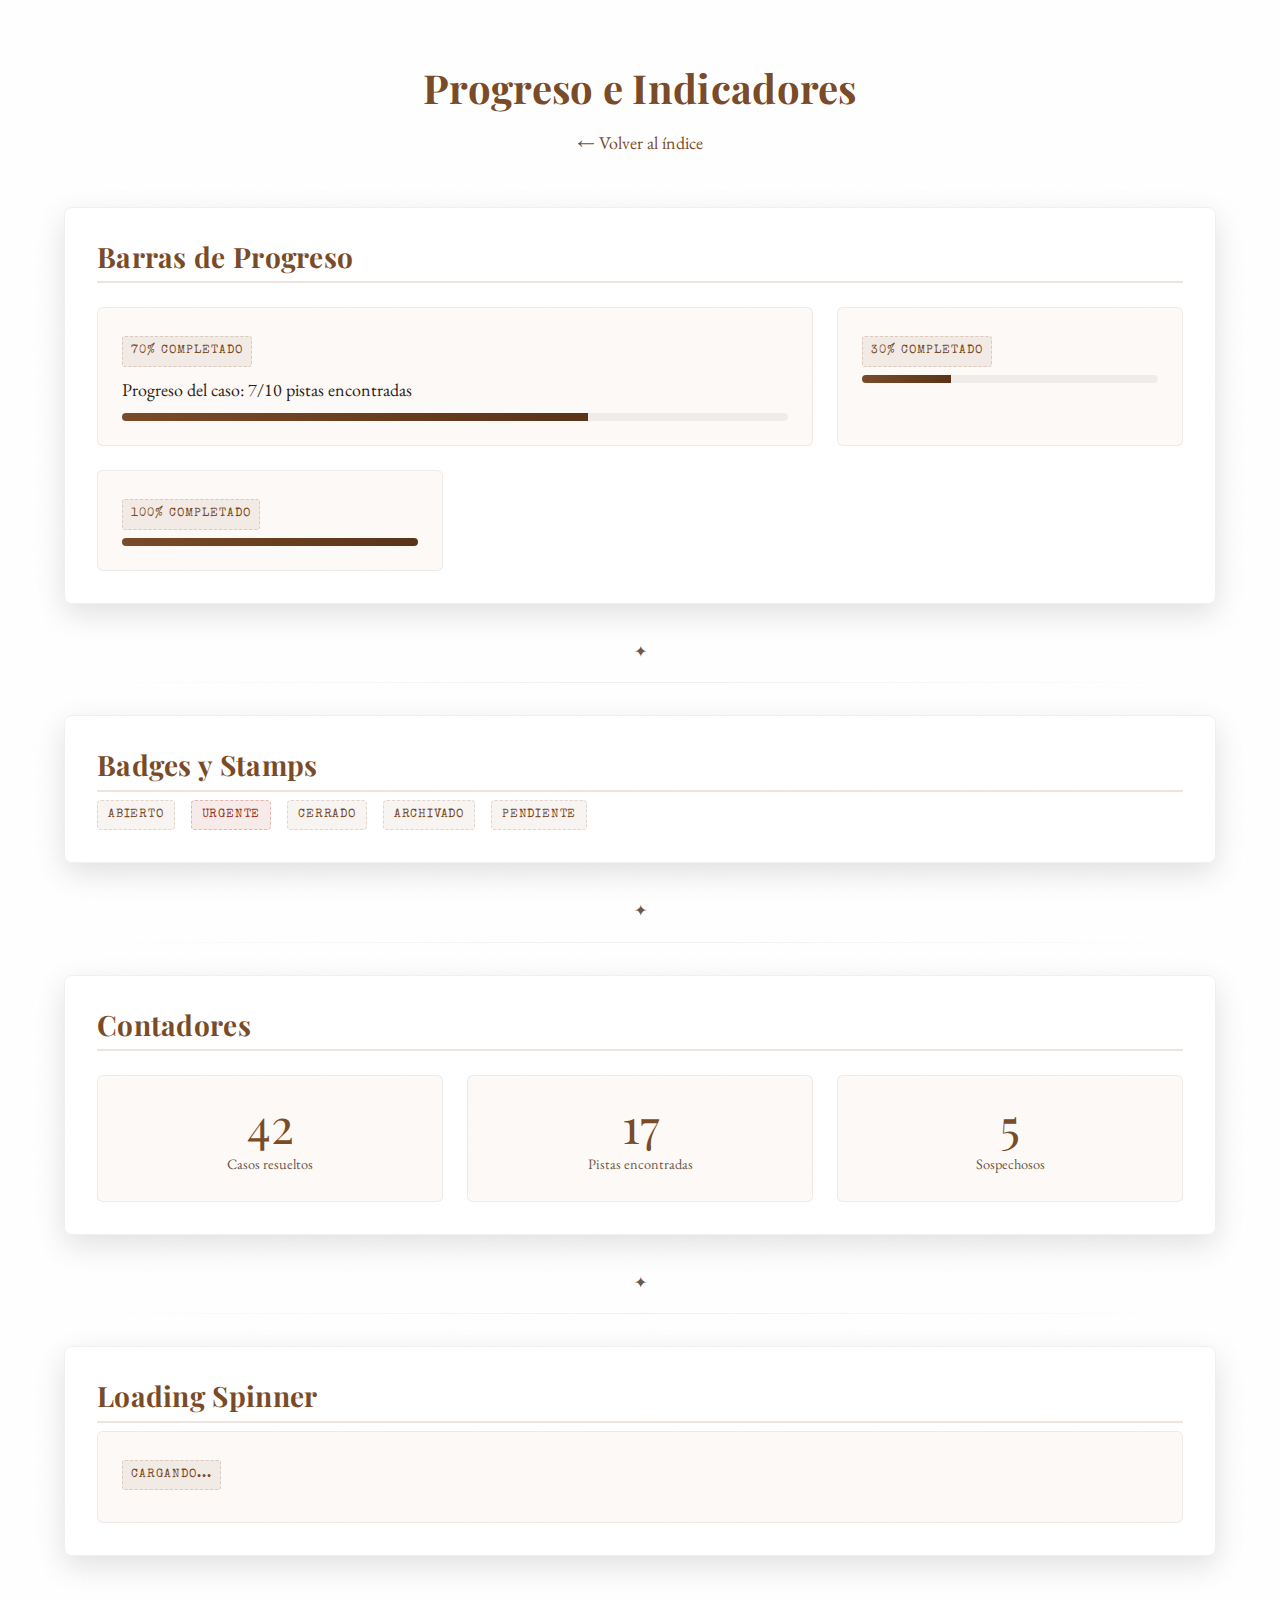
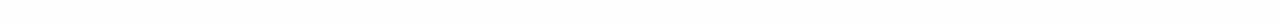
<file: sections/progress/index.html>
<!DOCTYPE html>
<html lang="es">
<head>
    <meta charset="UTF-8">
    <meta name="viewport" content="width=device-width, initial-scale=1.0">
    <title>Progreso - Comparador</title>
    <link rel="stylesheet" href="../../styles.css">
</head>
<body>
    <div class="page-wrap">
        <header style="text-align: center; padding: var(--space-xl) 0;">
            <h1>Progreso e Indicadores</h1>
            <p style="color: var(--ink-light);">
                <a href="../../index.html" style="color: var(--accent); text-decoration: none;">← Volver al índice</a>
            </p>
        </header>

        <section class="section">
            <h2 class="section-title">Barras de Progreso</h2>
            
            <div class="compare-grid">
                <div class="compare-item" style="grid-column: span 2;">
                    <div class="compare-label">70% Completado</div>
                    <p style="margin: 0 0 var(--space-sm) 0;">Progreso del caso: 7/10 pistas encontradas</p>
                    <div class="progress-bar">
                        <div class="progress-fill" style="width: 70%;"></div>
                    </div>
                </div>

                <div class="compare-item">
                    <div class="compare-label">30% Completado</div>
                    <div class="progress-bar">
                        <div class="progress-fill" style="width: 30%;"></div>
                    </div>
                </div>

                <div class="compare-item">
                    <div class="compare-label">100% Completado</div>
                    <div class="progress-bar">
                        <div class="progress-fill" style="width: 100%;"></div>
                    </div>
                </div>
            </div>
        </section>

        <div class="divider"><div class="divider-line"></div></div>

        <section class="section">
            <h2 class="section-title">Badges y Stamps</h2>
            
            <div style="display: flex; flex-wrap: wrap; gap: var(--space-md);">
                <span class="stamp">ABIERTO</span>
                <span class="stamp stamp-urgent">URGENTE</span>
                <span class="stamp">CERRADO</span>
                <span class="stamp">ARCHIVADO</span>
                <span class="stamp">PENDIENTE</span>
            </div>
        </section>

        <div class="divider"><div class="divider-line"></div></div>

        <section class="section">
            <h2 class="section-title">Contadores</h2>
            
            <div class="compare-grid">
                <div class="compare-item">
                    <div style="text-align: center;">
                        <div style="font-size: 3rem; font-family: var(--font-display); color: var(--accent); line-height: 1;">42</div>
                        <div style="font-size: 0.9rem; color: var(--ink-light); margin-top: var(--space-xs);">Casos resueltos</div>
                    </div>
                </div>

                <div class="compare-item">
                    <div style="text-align: center;">
                        <div style="font-size: 3rem; font-family: var(--font-display); color: var(--accent); line-height: 1;">17</div>
                        <div style="font-size: 0.9rem; color: var(--ink-light); margin-top: var(--space-xs);">Pistas encontradas</div>
                    </div>
                </div>

                <div class="compare-item">
                    <div style="text-align: center;">
                        <div style="font-size: 3rem; font-family: var(--font-display); color: var(--accent); line-height: 1;">5</div>
                        <div style="font-size: 0.9rem; color: var(--ink-light); margin-top: var(--space-xs);">Sospechosos</div>
                    </div>
                </div>
            </div>
        </section>

        <div class="divider"><div class="divider-line"></div></div>

        <section class="section">
            <h2 class="section-title">Loading Spinner</h2>
            
            <div class="compare-item">
                <div class="compare-label">Cargando...</div>
                <div class="spinner"></div>
            </div>
        </section>
    </div>
</body>
</html>
</file>
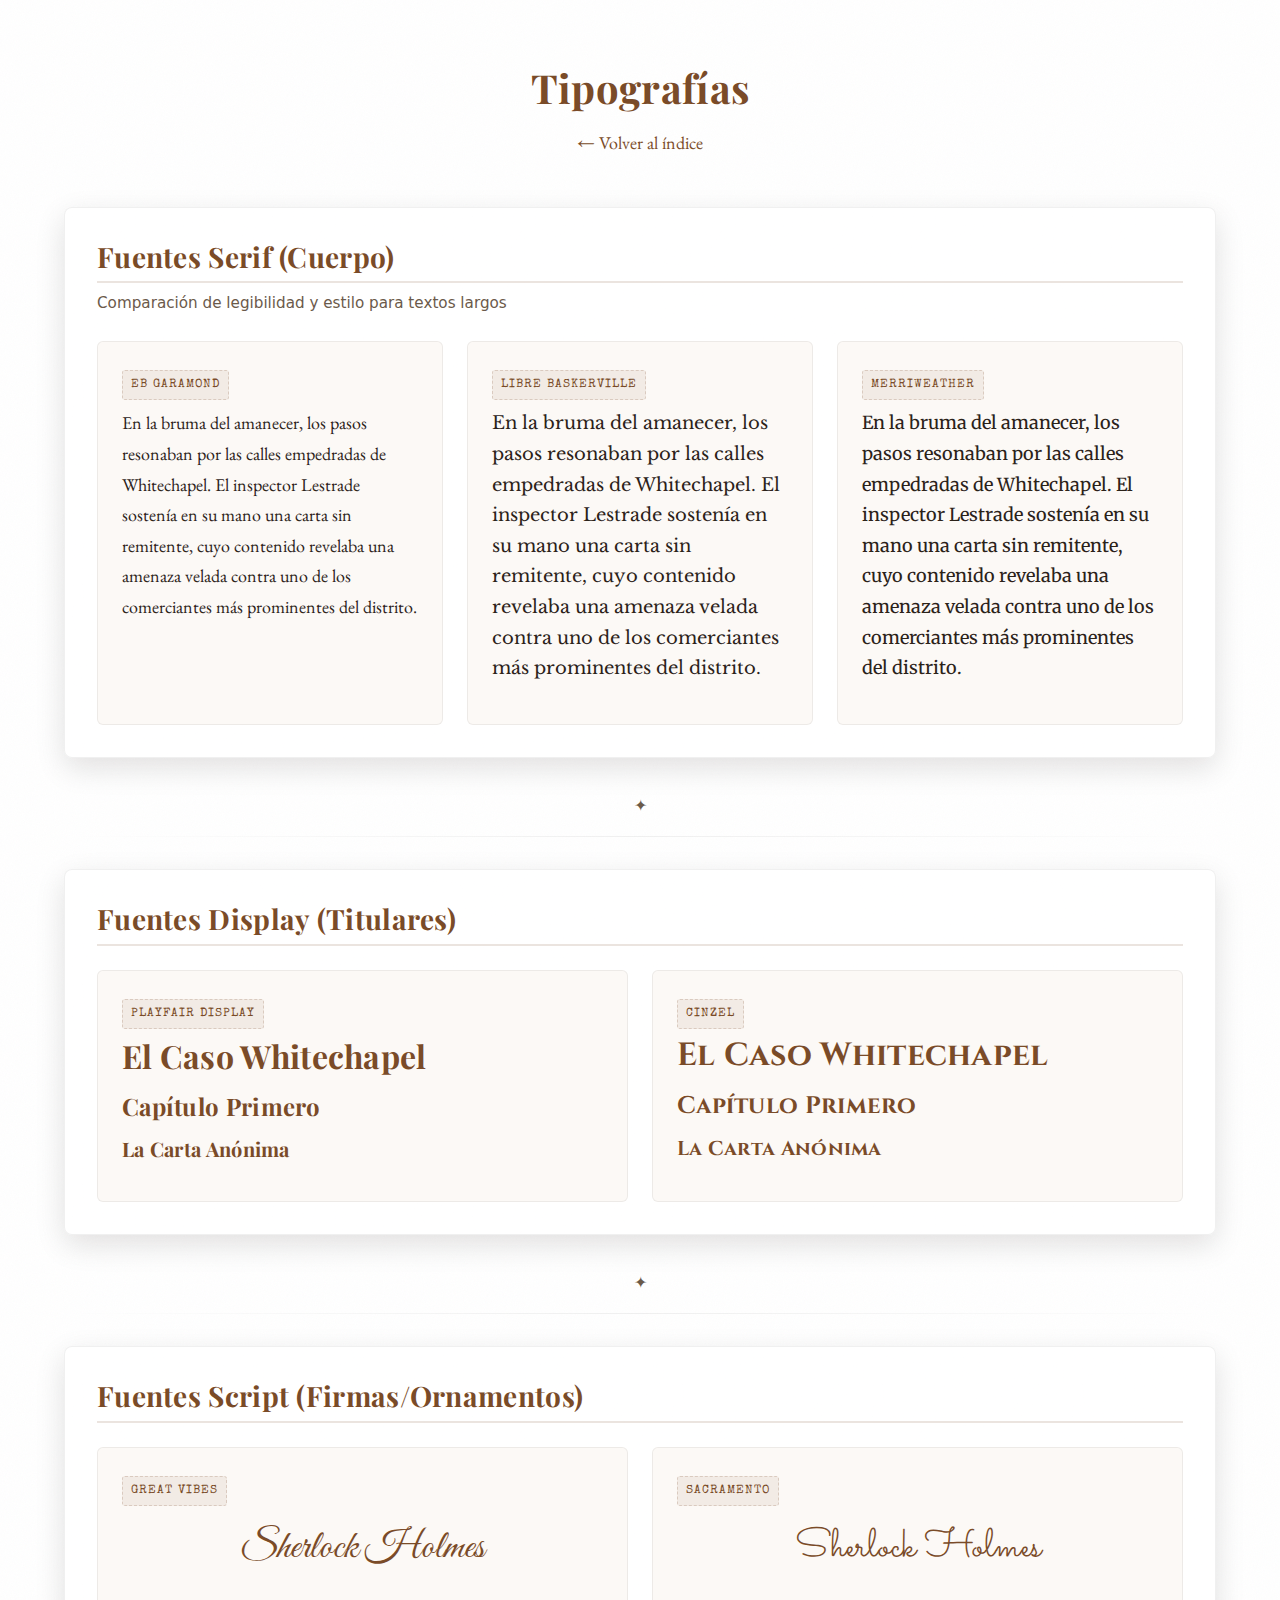
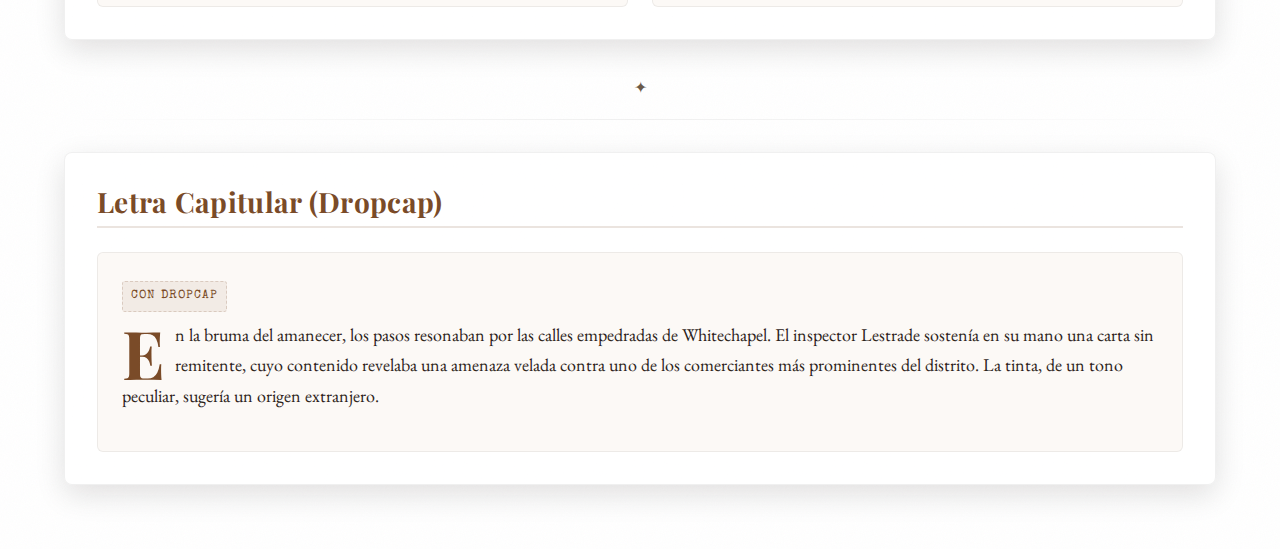
<file: sections/typography/index.html>
<!DOCTYPE html>
<html lang="es">
<head>
    <meta charset="UTF-8">
    <meta name="viewport" content="width=device-width, initial-scale=1.0">
    <title>Tipografías - Comparador</title>
    <link rel="stylesheet" href="../../styles.css">
</head>
<body>
    <div class="page-wrap">
        <header style="text-align: center; padding: var(--space-xl) 0;">
            <h1>Tipografías</h1>
            <p style="color: var(--ink-light);">
                <a href="../../index.html" style="color: var(--accent); text-decoration: none;">← Volver al índice</a>
            </p>
        </header>

        <section class="section">
            <h2 class="section-title">Fuentes Serif (Cuerpo)</h2>
            <p class="section-desc">Comparación de legibilidad y estilo para textos largos</p>

            <div class="compare-grid">
                <div class="compare-item">
                    <div class="compare-label">EB Garamond</div>
                    <p style="font-family: var(--font-serif);">
                        En la bruma del amanecer, los pasos resonaban por las calles empedradas de Whitechapel. 
                        El inspector Lestrade sostenía en su mano una carta sin remitente, cuyo contenido revelaba 
                        una amenaza velada contra uno de los comerciantes más prominentes del distrito.
                    </p>
                </div>

                <div class="compare-item">
                    <div class="compare-label">Libre Baskerville</div>
                    <p style="font-family: var(--font-serif-alt);">
                        En la bruma del amanecer, los pasos resonaban por las calles empedradas de Whitechapel. 
                        El inspector Lestrade sostenía en su mano una carta sin remitente, cuyo contenido revelaba 
                        una amenaza velada contra uno de los comerciantes más prominentes del distrito.
                    </p>
                </div>

                <div class="compare-item">
                    <div class="compare-label">Merriweather</div>
                    <p style="font-family: var(--font-serif-alt2);">
                        En la bruma del amanecer, los pasos resonaban por las calles empedradas de Whitechapel. 
                        El inspector Lestrade sostenía en su mano una carta sin remitente, cuyo contenido revelaba 
                        una amenaza velada contra uno de los comerciantes más prominentes del distrito.
                    </p>
                </div>
            </div>
        </section>

        <div class="divider"><div class="divider-line"></div></div>

        <section class="section">
            <h2 class="section-title">Fuentes Display (Titulares)</h2>
            
            <div class="compare-grid">
                <div class="compare-item">
                    <div class="compare-label">Playfair Display</div>
                    <h2 style="font-family: var(--font-display);">El Caso Whitechapel</h2>
                    <h3 style="font-family: var(--font-display);">Capítulo Primero</h3>
                    <h4 style="font-family: var(--font-display);">La Carta Anónima</h4>
                </div>

                <div class="compare-item">
                    <div class="compare-label">Cinzel</div>
                    <h2 style="font-family: var(--font-display-alt);">El Caso Whitechapel</h2>
                    <h3 style="font-family: var(--font-display-alt);">Capítulo Primero</h3>
                    <h4 style="font-family: var(--font-display-alt);">La Carta Anónima</h4>
                </div>
            </div>
        </section>

        <div class="divider"><div class="divider-line"></div></div>

        <section class="section">
            <h2 class="section-title">Fuentes Script (Firmas/Ornamentos)</h2>
            
            <div class="compare-grid">
                <div class="compare-item">
                    <div class="compare-label">Great Vibes</div>
                    <div style="font-family: var(--font-script); font-size: 2.5rem; color: var(--accent); text-align: center;">
                        Sherlock Holmes
                    </div>
                </div>

                <div class="compare-item">
                    <div class="compare-label">Sacramento</div>
                    <div style="font-family: var(--font-script-alt); font-size: 2.5rem; color: var(--accent); text-align: center;">
                        Sherlock Holmes
                    </div>
                </div>
            </div>
        </section>

        <div class="divider"><div class="divider-line"></div></div>

        <section class="section">
            <h2 class="section-title">Letra Capitular (Dropcap)</h2>
            
            <div class="compare-grid">
                <div class="compare-item" style="grid-column: span 2;">
                    <div class="compare-label">Con Dropcap</div>
                    <p class="dropcap">
                        En la bruma del amanecer, los pasos resonaban por las calles empedradas de Whitechapel. 
                        El inspector Lestrade sostenía en su mano una carta sin remitente, cuyo contenido revelaba 
                        una amenaza velada contra uno de los comerciantes más prominentes del distrito. La tinta, 
                        de un tono peculiar, sugería un origen extranjero.
                    </p>
                </div>
            </div>
        </section>
    </div>
</body>
</html>
</file>
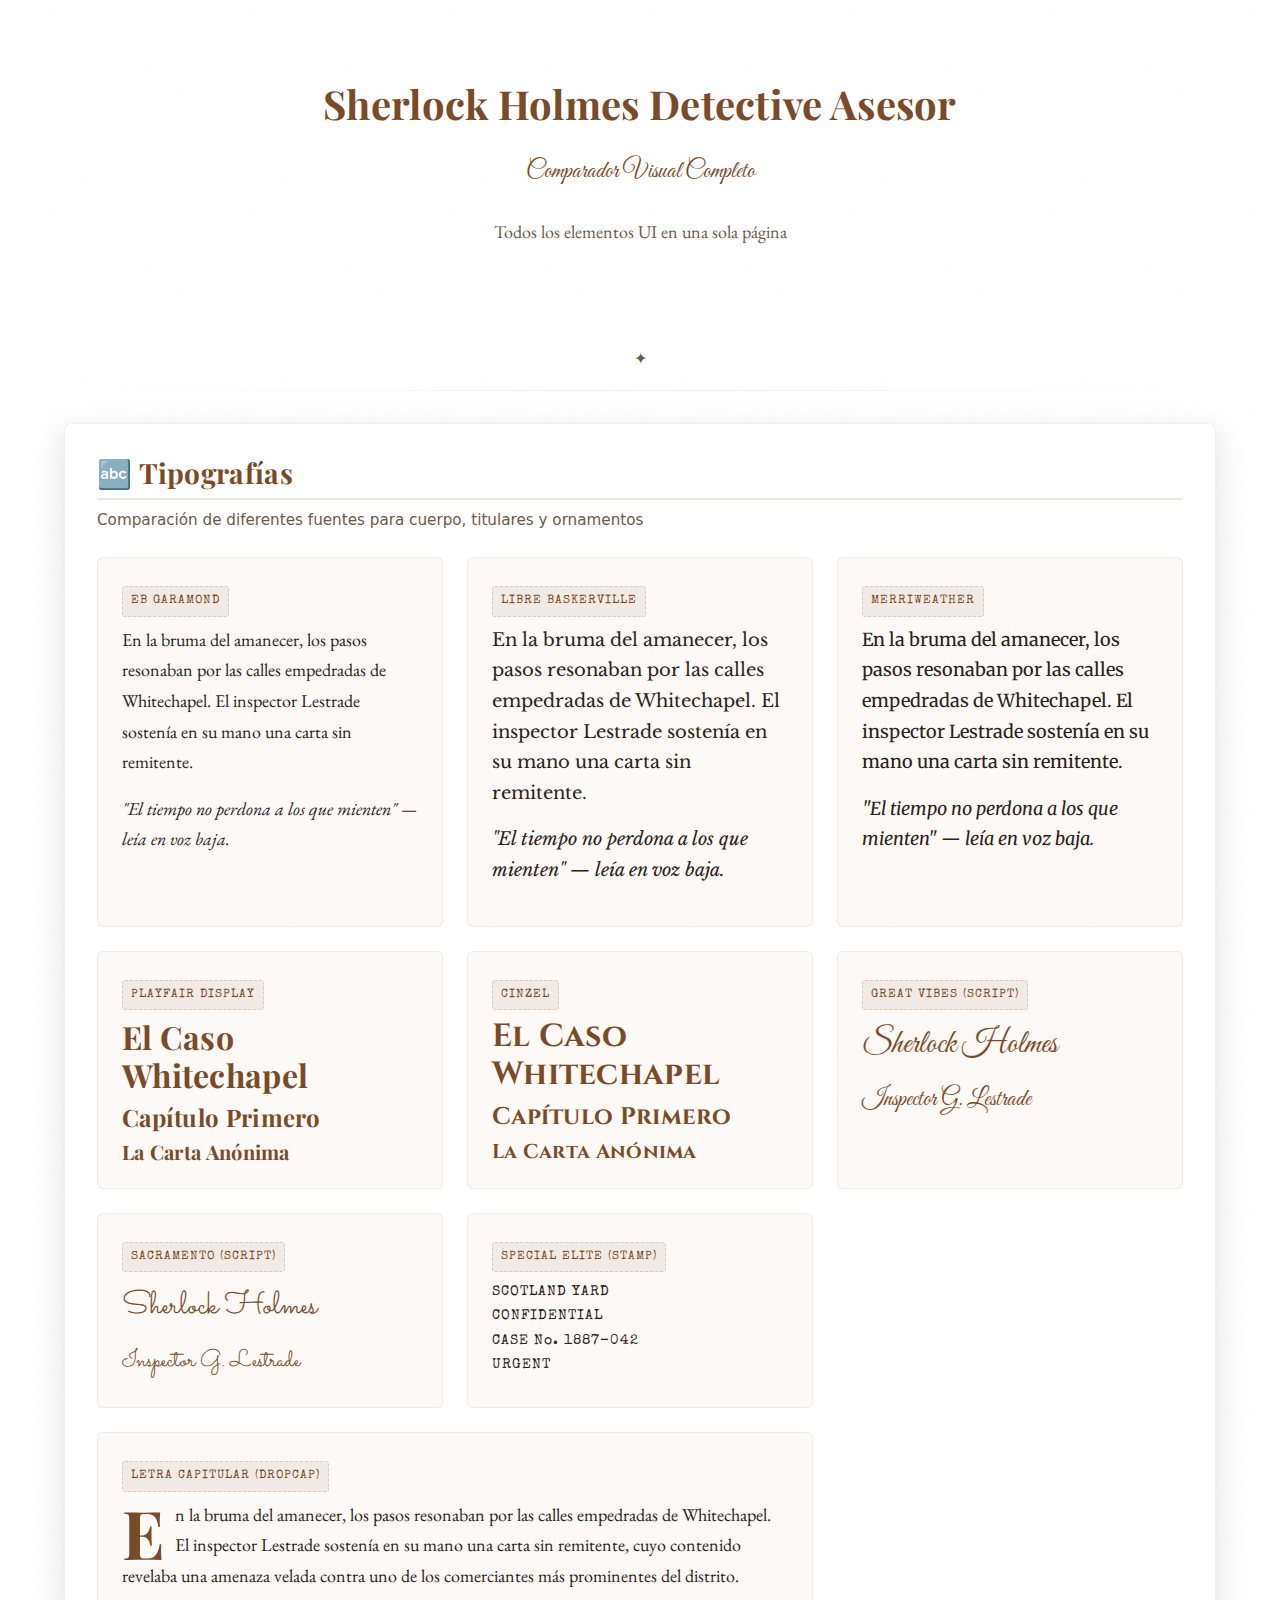
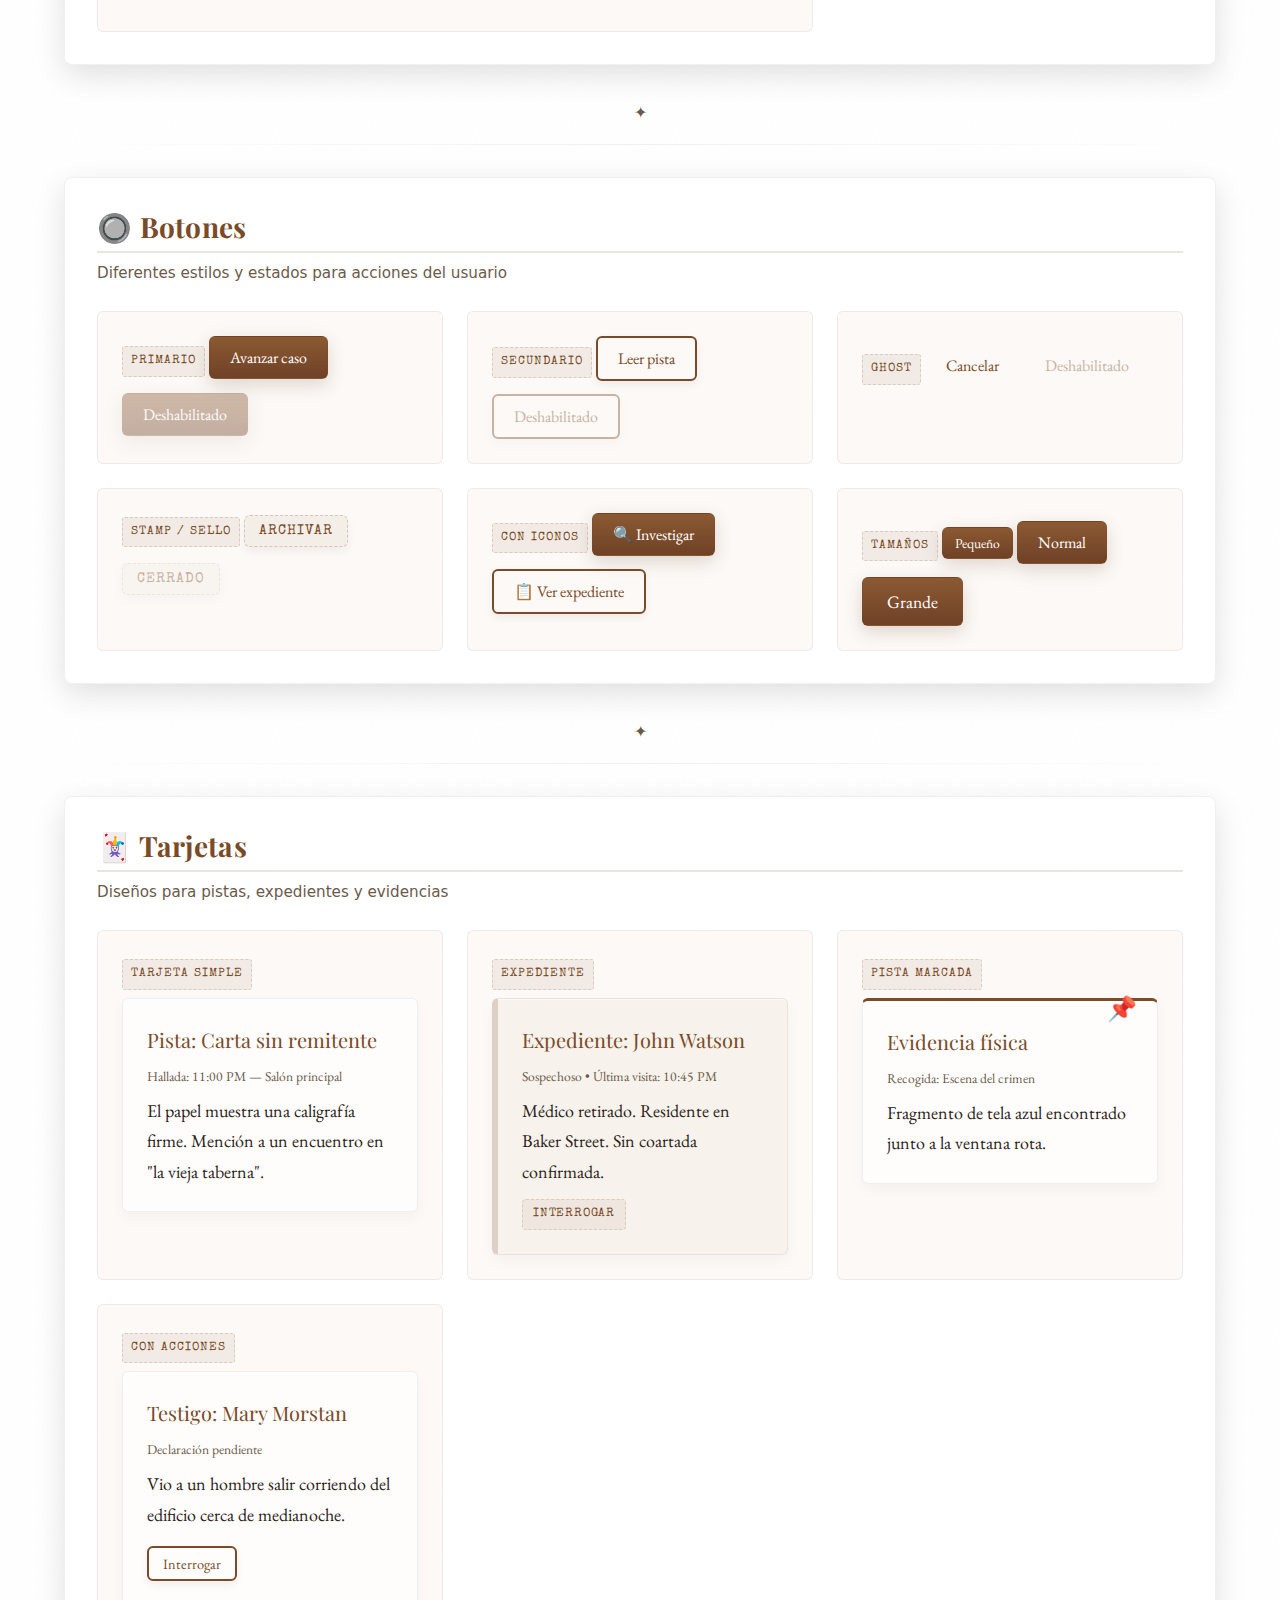
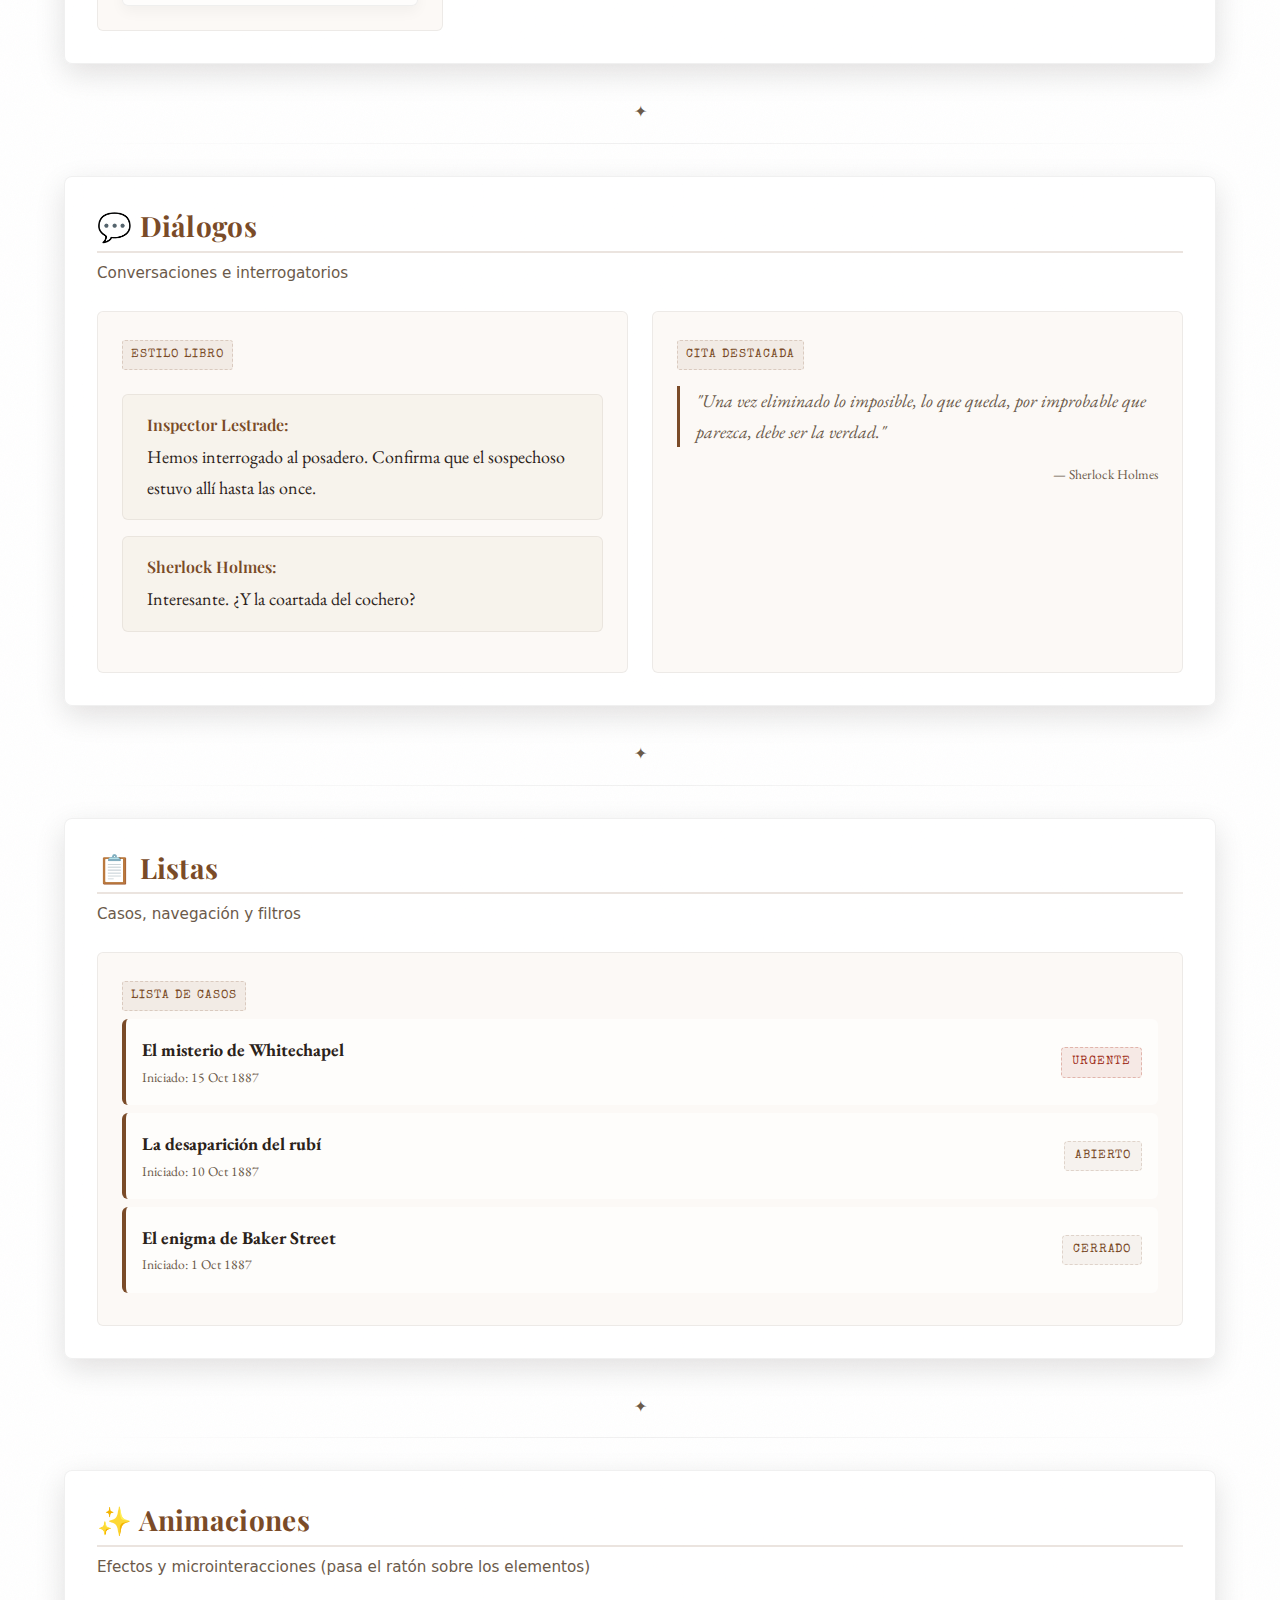
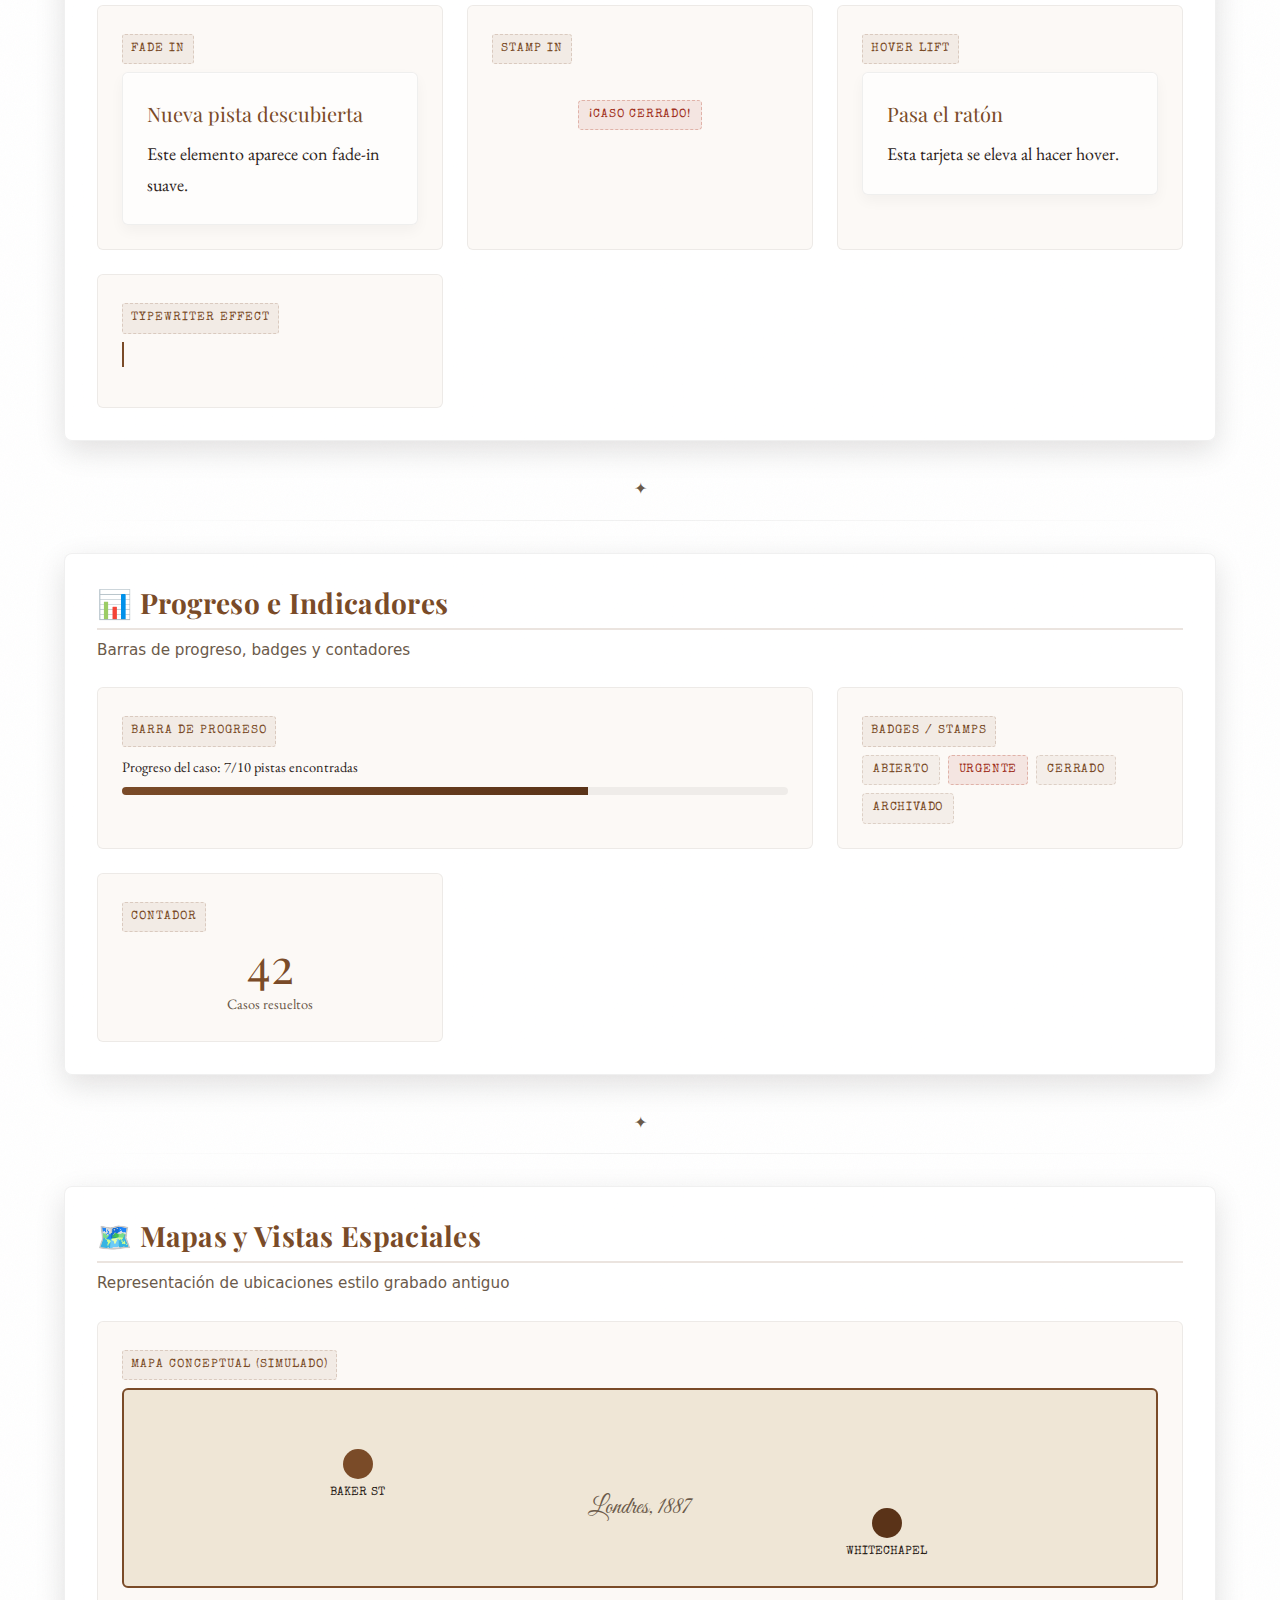
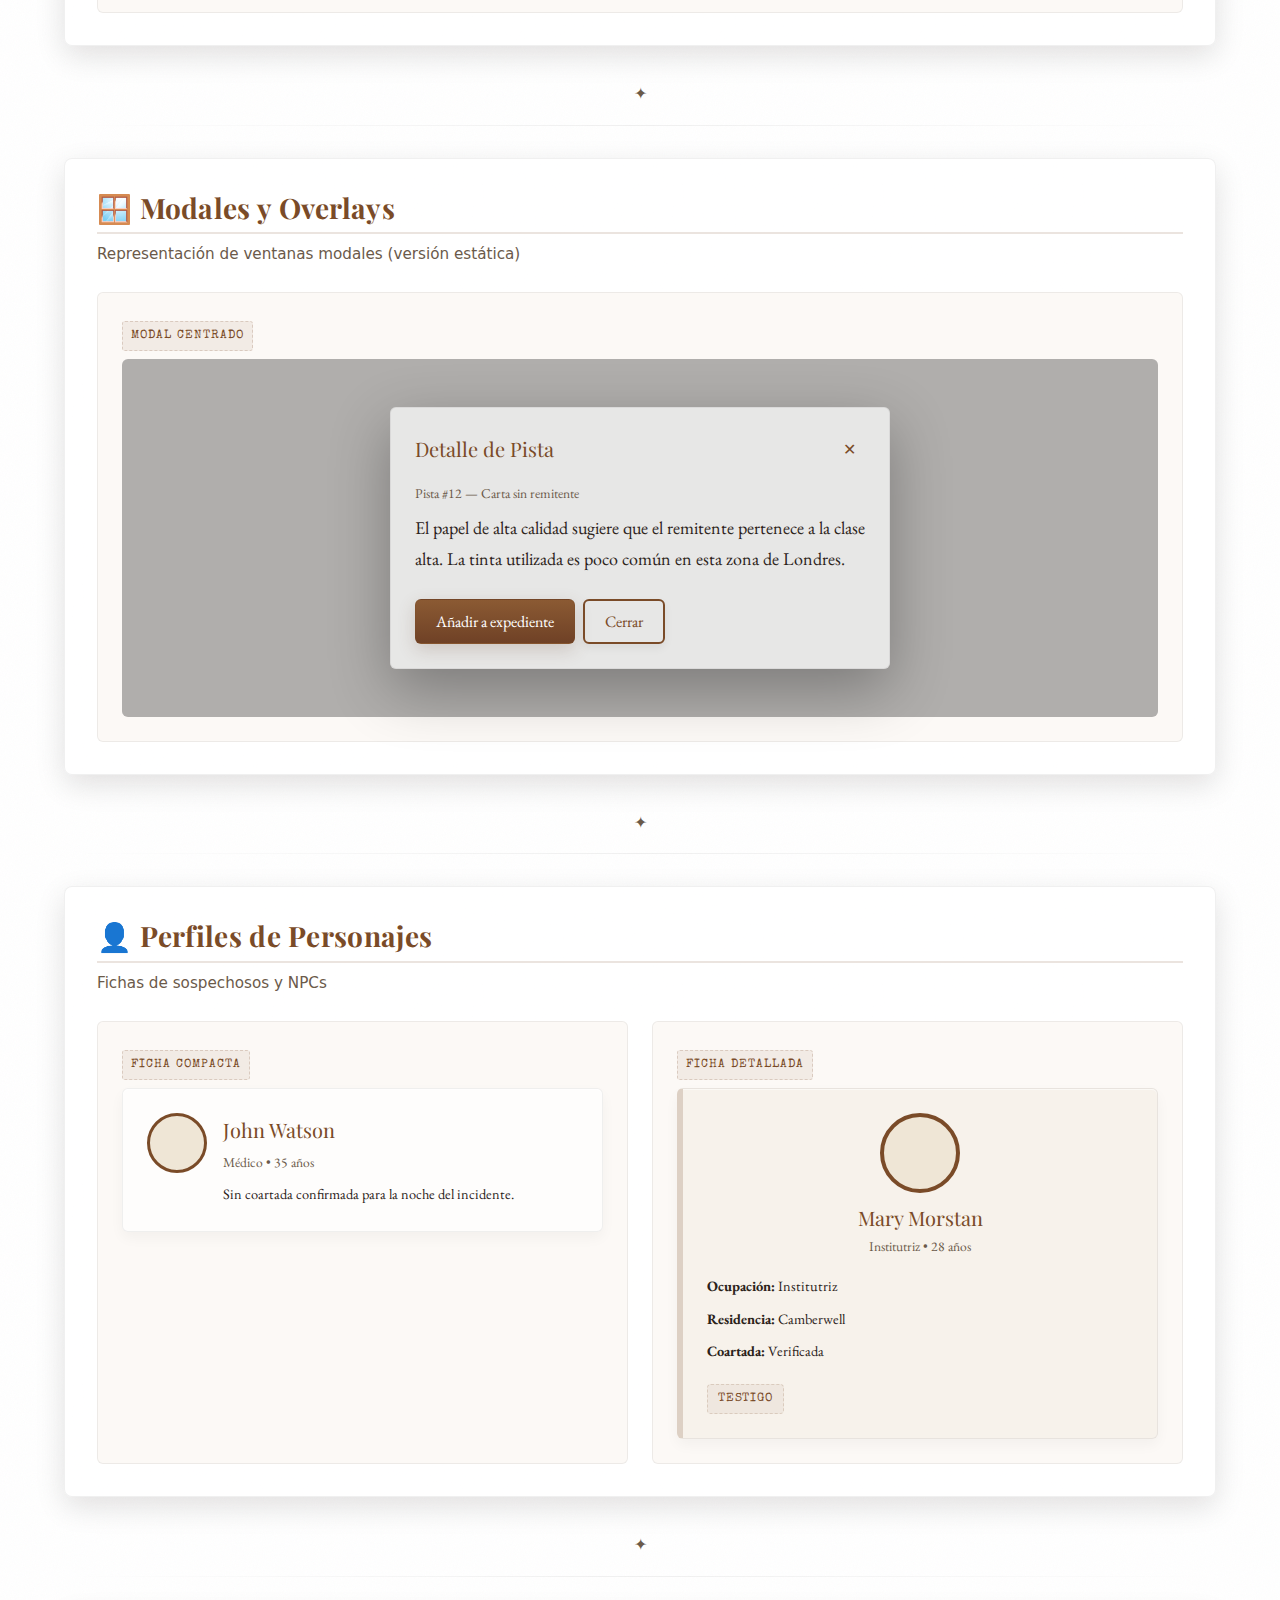
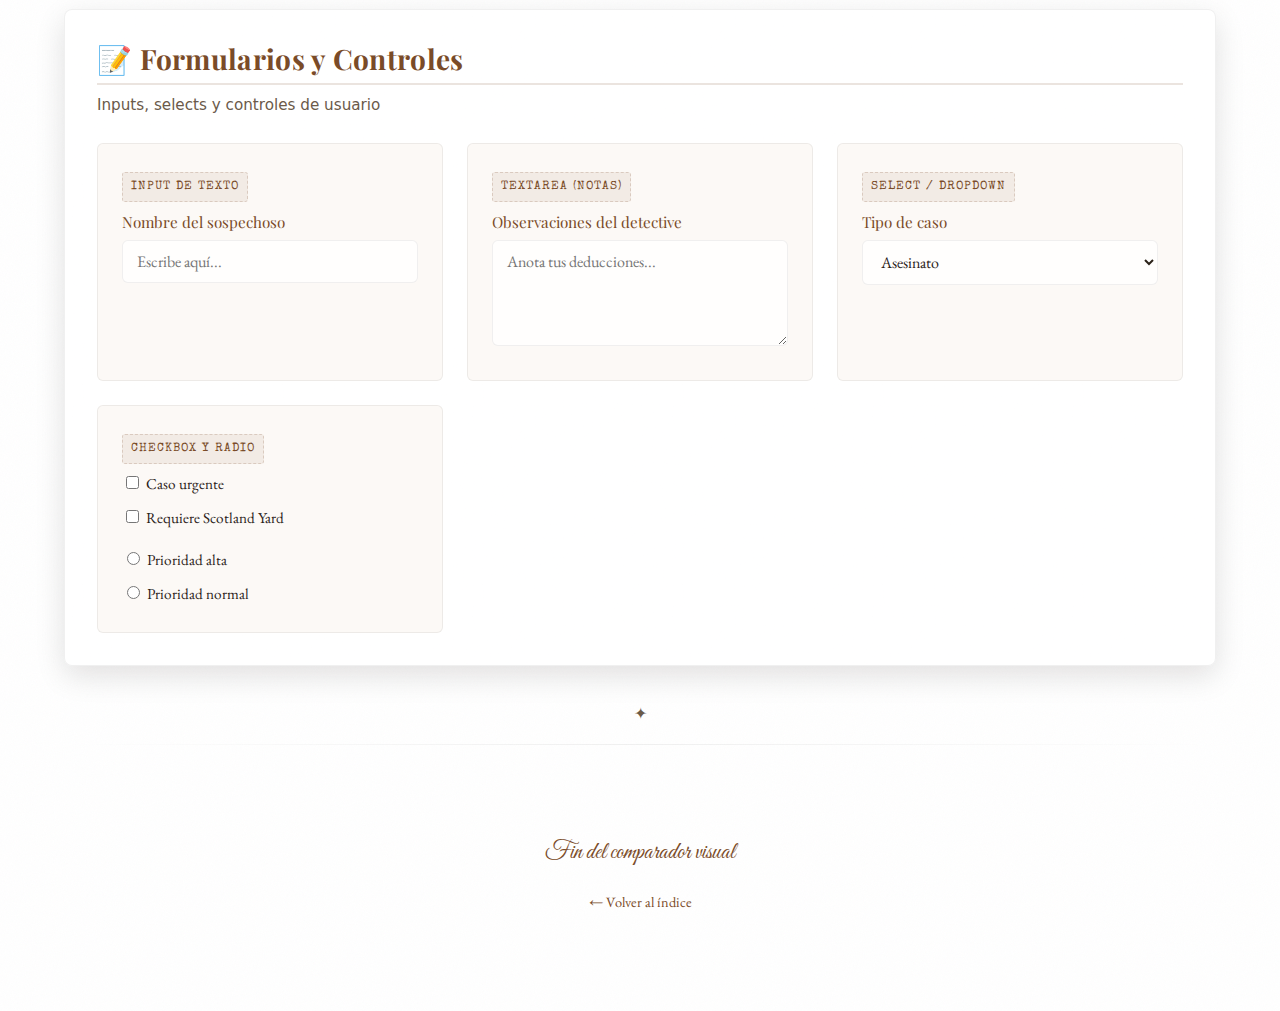
<file: all-in-one.html>
<!DOCTYPE html>
<html lang="es">
<head>
    <meta charset="UTF-8">
    <meta name="viewport" content="width=device-width, initial-scale=1.0">
    <title>All-in-One - Comparador Visual Completo</title>
    <link rel="stylesheet" href="styles.css">
</head>
<body>
    <div class="page-wrap">
        <header style="text-align: center; padding: var(--space-2xl) 0;">
            <h1>Sherlock Holmes Detective Asesor</h1>
            <div class="signature">Comparador Visual Completo</div>
            <p style="margin-top: var(--space-lg); color: var(--ink-light);">
                Todos los elementos UI en una sola página
            </p>
        </header>

        <div class="divider"><div class="divider-line"></div></div>

        <!-- TIPOGRAFÍAS -->
        <section class="section">
            <h2 class="section-title">🔤 Tipografías</h2>
            <p class="section-desc">Comparación de diferentes fuentes para cuerpo, titulares y ornamentos</p>

            <div class="compare-grid">
                <!-- Serif 1: EB Garamond -->
                <div class="compare-item">
                    <div class="compare-label">EB Garamond</div>
                    <p style="font-family: var(--font-serif);">
                        En la bruma del amanecer, los pasos resonaban por las calles empedradas de Whitechapel. 
                        El inspector Lestrade sostenía en su mano una carta sin remitente.
                    </p>
                    <p style="font-family: var(--font-serif); font-style: italic;">
                        "El tiempo no perdona a los que mienten" — leía en voz baja.
                    </p>
                </div>

                <!-- Serif 2: Libre Baskerville -->
                <div class="compare-item">
                    <div class="compare-label">Libre Baskerville</div>
                    <p style="font-family: var(--font-serif-alt);">
                        En la bruma del amanecer, los pasos resonaban por las calles empedradas de Whitechapel. 
                        El inspector Lestrade sostenía en su mano una carta sin remitente.
                    </p>
                    <p style="font-family: var(--font-serif-alt); font-style: italic;">
                        "El tiempo no perdona a los que mienten" — leía en voz baja.
                    </p>
                </div>

                <!-- Serif 3: Merriweather -->
                <div class="compare-item">
                    <div class="compare-label">Merriweather</div>
                    <p style="font-family: var(--font-serif-alt2);">
                        En la bruma del amanecer, los pasos resonaban por las calles empedradas de Whitechapel. 
                        El inspector Lestrade sostenía en su mano una carta sin remitente.
                    </p>
                    <p style="font-family: var(--font-serif-alt2); font-style: italic;">
                        "El tiempo no perdona a los que mienten" — leía en voz baja.
                    </p>
                </div>

                <!-- Display 1: Playfair -->
                <div class="compare-item">
                    <div class="compare-label">Playfair Display</div>
                    <h2 style="font-family: var(--font-display); margin: 0 0 var(--space-sm) 0;">El Caso Whitechapel</h2>
                    <h3 style="font-family: var(--font-display); margin: 0 0 var(--space-sm) 0;">Capítulo Primero</h3>
                    <h4 style="font-family: var(--font-display); margin: 0;">La Carta Anónima</h4>
                </div>

                <!-- Display 2: Cinzel -->
                <div class="compare-item">
                    <div class="compare-label">Cinzel</div>
                    <h2 style="font-family: var(--font-display-alt); margin: 0 0 var(--space-sm) 0;">El Caso Whitechapel</h2>
                    <h3 style="font-family: var(--font-display-alt); margin: 0 0 var(--space-sm) 0;">Capítulo Primero</h3>
                    <h4 style="font-family: var(--font-display-alt); margin: 0;">La Carta Anónima</h4>
                </div>

                <!-- Script 1: Great Vibes -->
                <div class="compare-item">
                    <div class="compare-label">Great Vibes (Script)</div>
                    <div style="font-family: var(--font-script); font-size: 2rem; color: var(--accent);">
                        Sherlock Holmes
                    </div>
                    <div style="font-family: var(--font-script); font-size: 1.5rem; color: var(--accent); margin-top: var(--space-sm);">
                        Inspector G. Lestrade
                    </div>
                </div>

                <!-- Script 2: Sacramento -->
                <div class="compare-item">
                    <div class="compare-label">Sacramento (Script)</div>
                    <div style="font-family: var(--font-script-alt); font-size: 2rem; color: var(--accent);">
                        Sherlock Holmes
                    </div>
                    <div style="font-family: var(--font-script-alt); font-size: 1.5rem; color: var(--accent); margin-top: var(--space-sm);">
                        Inspector G. Lestrade
                    </div>
                </div>

                <!-- Monospace: Special Elite -->
                <div class="compare-item">
                    <div class="compare-label">Special Elite (Stamp)</div>
                    <div style="font-family: var(--font-stamp); font-size: 0.9rem; letter-spacing: 1px;">
                        SCOTLAND YARD<br>
                        CONFIDENTIAL<br>
                        CASE No. 1887-042<br>
                        URGENT
                    </div>
                </div>

                <!-- Dropcap Example -->
                <div class="compare-item" style="grid-column: span 2;">
                    <div class="compare-label">Letra Capitular (Dropcap)</div>
                    <p class="dropcap">
                        En la bruma del amanecer, los pasos resonaban por las calles empedradas de Whitechapel. 
                        El inspector Lestrade sostenía en su mano una carta sin remitente, cuyo contenido revelaba 
                        una amenaza velada contra uno de los comerciantes más prominentes del distrito.
                    </p>
                </div>
            </div>
        </section>

        <div class="divider"><div class="divider-line"></div></div>

        <!-- BOTONES -->
        <section class="section">
            <h2 class="section-title">🔘 Botones</h2>
            <p class="section-desc">Diferentes estilos y estados para acciones del usuario</p>

            <div class="compare-grid">
                <!-- Primario -->
                <div class="compare-item">
                    <div class="compare-label">Primario</div>
                    <button class="btn btn-primary">Avanzar caso</button>
                    <button class="btn btn-primary" style="margin-top: var(--space-sm);" disabled>Deshabilitado</button>
                </div>

                <!-- Secundario -->
                <div class="compare-item">
                    <div class="compare-label">Secundario</div>
                    <button class="btn btn-secondary">Leer pista</button>
                    <button class="btn btn-secondary" style="margin-top: var(--space-sm);" disabled>Deshabilitado</button>
                </div>

                <!-- Ghost -->
                <div class="compare-item">
                    <div class="compare-label">Ghost</div>
                    <button class="btn btn-ghost">Cancelar</button>
                    <button class="btn btn-ghost" style="margin-top: var(--space-sm);" disabled>Deshabilitado</button>
                </div>

                <!-- Stamp -->
                <div class="compare-item">
                    <div class="compare-label">Stamp / Sello</div>
                    <button class="btn btn-stamp">Archivar</button>
                    <button class="btn btn-stamp" style="margin-top: var(--space-sm);" disabled>Cerrado</button>
                </div>

                <!-- Variante con iconos (simulado) -->
                <div class="compare-item">
                    <div class="compare-label">Con Iconos</div>
                    <button class="btn btn-primary">🔍 Investigar</button>
                    <button class="btn btn-secondary" style="margin-top: var(--space-sm);">📋 Ver expediente</button>
                </div>

                <!-- Tamaños -->
                <div class="compare-item">
                    <div class="compare-label">Tamaños</div>
                    <button class="btn btn-primary" style="font-size: 0.85rem; padding: 6px 12px;">Pequeño</button>
                    <button class="btn btn-primary" style="margin-top: var(--space-sm);">Normal</button>
                    <button class="btn btn-primary" style="margin-top: var(--space-sm); font-size: 1.1rem; padding: 12px 24px;">Grande</button>
                </div>
            </div>
        </section>

        <div class="divider"><div class="divider-line"></div></div>

        <!-- TARJETAS -->
        <section class="section">
            <h2 class="section-title">🃏 Tarjetas</h2>
            <p class="section-desc">Diseños para pistas, expedientes y evidencias</p>

            <div class="compare-grid">
                <!-- Tarjeta simple -->
                <div class="compare-item">
                    <div class="compare-label">Tarjeta Simple</div>
                    <div class="card">
                        <div class="card-title">Pista: Carta sin remitente</div>
                        <div class="card-meta">Hallada: 11:00 PM — Salón principal</div>
                        <p style="margin: 0;">
                            El papel muestra una caligrafía firme. Mención a un encuentro en "la vieja taberna".
                        </p>
                    </div>
                </div>

                <!-- Tarjeta expediente -->
                <div class="compare-item">
                    <div class="compare-label">Expediente</div>
                    <div class="card card-expedient">
                        <div class="card-title">Expediente: John Watson</div>
                        <div class="card-meta">Sospechoso • Última visita: 10:45 PM</div>
                        <p style="margin: 0 0 var(--space-sm) 0;">
                            Médico retirado. Residente en Baker Street. Sin coartada confirmada.
                        </p>
                        <span class="stamp">Interrogar</span>
                    </div>
                </div>

                <!-- Tarjeta pista (con pin) -->
                <div class="compare-item">
                    <div class="compare-label">Pista Marcada</div>
                    <div class="card card-clue">
                        <div class="card-title">Evidencia física</div>
                        <div class="card-meta">Recogida: Escena del crimen</div>
                        <p style="margin: 0;">
                            Fragmento de tela azul encontrado junto a la ventana rota.
                        </p>
                    </div>
                </div>

                <!-- Tarjeta con acción -->
                <div class="compare-item">
                    <div class="compare-label">Con Acciones</div>
                    <div class="card">
                        <div class="card-title">Testigo: Mary Morstan</div>
                        <div class="card-meta">Declaración pendiente</div>
                        <p style="margin: 0 0 var(--space-md) 0;">
                            Vio a un hombre salir corriendo del edificio cerca de medianoche.
                        </p>
                        <button class="btn btn-secondary" style="font-size: 0.9rem; padding: 6px 14px;">Interrogar</button>
                    </div>
                </div>
            </div>
        </section>

        <div class="divider"><div class="divider-line"></div></div>

        <!-- DIÁLOGOS -->
        <section class="section">
            <h2 class="section-title">💬 Diálogos</h2>
            <p class="section-desc">Conversaciones e interrogatorios</p>

            <div class="compare-grid">
                <!-- Diálogo simple -->
                <div class="compare-item">
                    <div class="compare-label">Estilo Libro</div>
                    <div class="dialog">
                        <div class="dialog-speaker">Inspector Lestrade:</div>
                        <p style="margin: 0;">Hemos interrogado al posadero. Confirma que el sospechoso estuvo allí hasta las once.</p>
                    </div>
                    <div class="dialog">
                        <div class="dialog-speaker">Sherlock Holmes:</div>
                        <p style="margin: 0;">Interesante. ¿Y la coartada del cochero?</p>
                    </div>
                </div>

                <!-- Blockquote estilo -->
                <div class="compare-item">
                    <div class="compare-label">Cita Destacada</div>
                    <blockquote>
                        "Una vez eliminado lo imposible, lo que queda, por improbable que parezca, debe ser la verdad."
                    </blockquote>
                    <p style="margin: 0; font-size: 0.85rem; color: var(--ink-light); text-align: right;">
                        — Sherlock Holmes
                    </p>
                </div>
            </div>
        </section>

        <div class="divider"><div class="divider-line"></div></div>

        <!-- LISTAS -->
        <section class="section">
            <h2 class="section-title">📋 Listas</h2>
            <p class="section-desc">Casos, navegación y filtros</p>

            <div class="compare-grid">
                <!-- Lista de casos -->
                <div class="compare-item" style="grid-column: span 2;">
                    <div class="compare-label">Lista de Casos</div>
                    <ul class="list-cases">
                        <li>
                            <div>
                                <strong>El misterio de Whitechapel</strong>
                                <div style="font-size: 0.85rem; color: var(--ink-light);">Iniciado: 15 Oct 1887</div>
                            </div>
                            <span class="stamp stamp-urgent">URGENTE</span>
                        </li>
                        <li>
                            <div>
                                <strong>La desaparición del rubí</strong>
                                <div style="font-size: 0.85rem; color: var(--ink-light);">Iniciado: 10 Oct 1887</div>
                            </div>
                            <span class="stamp">ABIERTO</span>
                        </li>
                        <li>
                            <div>
                                <strong>El enigma de Baker Street</strong>
                                <div style="font-size: 0.85rem; color: var(--ink-light);">Iniciado: 1 Oct 1887</div>
                            </div>
                            <span class="stamp">CERRADO</span>
                        </li>
                    </ul>
                </div>
            </div>
        </section>

        <div class="divider"><div class="divider-line"></div></div>

        <!-- ANIMACIONES -->
        <section class="section">
            <h2 class="section-title">✨ Animaciones</h2>
            <p class="section-desc">Efectos y microinteracciones (pasa el ratón sobre los elementos)</p>

            <div class="compare-grid">
                <!-- Fade in -->
                <div class="compare-item">
                    <div class="compare-label">Fade In</div>
                    <div class="card fade-in">
                        <div class="card-title">Nueva pista descubierta</div>
                        <p style="margin: 0;">Este elemento aparece con fade-in suave.</p>
                    </div>
                </div>

                <!-- Stamp in -->
                <div class="compare-item">
                    <div class="compare-label">Stamp In</div>
                    <div style="text-align: center; padding: var(--space-lg);">
                        <span class="stamp stamp-urgent stamp-in">¡CASO CERRADO!</span>
                    </div>
                </div>

                <!-- Hover lift (en tarjetas) -->
                <div class="compare-item">
                    <div class="compare-label">Hover Lift</div>
                    <div class="card">
                        <div class="card-title">Pasa el ratón</div>
                        <p style="margin: 0;">Esta tarjeta se eleva al hacer hover.</p>
                    </div>
                </div>

                <!-- Typewriter (necesita JS, aquí solo visual) -->
                <div class="compare-item">
                    <div class="compare-label">Typewriter Effect</div>
                    <p class="typewriter" style="font-family: var(--font-mono); font-size: 0.95rem;">
                        Texto apareciendo carácter a carácter...
                    </p>
                </div>
            </div>
        </section>

        <div class="divider"><div class="divider-line"></div></div>

        <!-- PROGRESO -->
        <section class="section">
            <h2 class="section-title">📊 Progreso e Indicadores</h2>
            <p class="section-desc">Barras de progreso, badges y contadores</p>

            <div class="compare-grid">
                <!-- Barra de progreso -->
                <div class="compare-item" style="grid-column: span 2;">
                    <div class="compare-label">Barra de Progreso</div>
                    <p style="margin: 0 0 var(--space-sm) 0; font-size: 0.9rem;">Progreso del caso: 7/10 pistas encontradas</p>
                    <div class="progress-bar">
                        <div class="progress-fill" style="width: 70%;"></div>
                    </div>
                </div>

                <!-- Badges -->
                <div class="compare-item">
                    <div class="compare-label">Badges / Stamps</div>
                    <div style="display: flex; flex-wrap: wrap; gap: var(--space-sm);">
                        <span class="stamp">ABIERTO</span>
                        <span class="stamp stamp-urgent">URGENTE</span>
                        <span class="stamp">CERRADO</span>
                        <span class="stamp">ARCHIVADO</span>
                    </div>
                </div>

                <!-- Contador -->
                <div class="compare-item">
                    <div class="compare-label">Contador</div>
                    <div style="text-align: center;">
                        <div style="font-size: 3rem; font-family: var(--font-display); color: var(--accent); line-height: 1;">42</div>
                        <div style="font-size: 0.9rem; color: var(--ink-light); margin-top: var(--space-xs);">Casos resueltos</div>
                    </div>
                </div>
            </div>
        </section>

        <div class="divider"><div class="divider-line"></div></div>

        <!-- MAPAS (Simulación visual) -->
        <section class="section">
            <h2 class="section-title">🗺️ Mapas y Vistas Espaciales</h2>
            <p class="section-desc">Representación de ubicaciones estilo grabado antiguo</p>

            <div class="compare-grid">
                <div class="compare-item" style="grid-column: span 2;">
                    <div class="compare-label">Mapa Conceptual (simulado)</div>
                    <div style="background: var(--paper-dark); border: 2px solid var(--accent); padding: var(--space-xl); border-radius: var(--radius); position: relative; min-height: 200px;">
                        <div style="position: absolute; top: 30%; left: 20%; text-align: center;">
                            <div style="width: 30px; height: 30px; background: var(--accent); border-radius: 50%; margin: 0 auto var(--space-xs);"></div>
                            <div style="font-size: 0.75rem; font-family: var(--font-stamp);">BAKER ST</div>
                        </div>
                        <div style="position: absolute; top: 60%; left: 70%; text-align: center;">
                            <div style="width: 30px; height: 30px; background: var(--accent-dark); border-radius: 50%; margin: 0 auto var(--space-xs);"></div>
                            <div style="font-size: 0.75rem; font-family: var(--font-stamp);">WHITECHAPEL</div>
                        </div>
                        <div style="position: absolute; top: 50%; left: 45%; font-family: var(--font-script); font-size: 1.5rem; color: var(--ink-light);">
                            Londres, 1887
                        </div>
                    </div>
                </div>
            </div>
        </section>

        <div class="divider"><div class="divider-line"></div></div>

        <!-- MODALES (representación estática) -->
        <section class="section">
            <h2 class="section-title">🪟 Modales y Overlays</h2>
            <p class="section-desc">Representación de ventanas modales (versión estática)</p>

            <div class="compare-grid">
                <div class="compare-item" style="grid-column: span 2;">
                    <div class="compare-label">Modal Centrado</div>
                    <div style="background: rgba(0,0,0,0.3); padding: var(--space-2xl); border-radius: var(--radius); position: relative;">
                        <div class="card" style="max-width: 500px; margin: 0 auto; box-shadow: 0 20px 60px rgba(0,0,0,0.3);">
                            <div style="display: flex; justify-content: space-between; align-items: center; margin-bottom: var(--space-md);">
                                <div class="card-title" style="margin: 0;">Detalle de Pista</div>
                                <button class="btn btn-ghost" style="padding: 4px 8px;">✕</button>
                            </div>
                            <div class="card-meta">Pista #12 — Carta sin remitente</div>
                            <p>
                                El papel de alta calidad sugiere que el remitente pertenece a la clase alta. 
                                La tinta utilizada es poco común en esta zona de Londres.
                            </p>
                            <div style="display: flex; gap: var(--space-sm); margin-top: var(--space-lg);">
                                <button class="btn btn-primary">Añadir a expediente</button>
                                <button class="btn btn-secondary">Cerrar</button>
                            </div>
                        </div>
                    </div>
                </div>
            </div>
        </section>

        <div class="divider"><div class="divider-line"></div></div>

        <!-- PERFILES -->
        <section class="section">
            <h2 class="section-title">👤 Perfiles de Personajes</h2>
            <p class="section-desc">Fichas de sospechosos y NPCs</p>

            <div class="compare-grid">
                <div class="compare-item">
                    <div class="compare-label">Ficha Compacta</div>
                    <div class="card">
                        <div style="display: flex; gap: var(--space-md); align-items: start;">
                            <div style="width: 60px; height: 60px; border-radius: 50%; background: var(--paper-dark); border: 3px solid var(--accent); flex-shrink: 0;"></div>
                            <div style="flex: 1;">
                                <div class="card-title" style="margin: 0 0 var(--space-xs) 0;">John Watson</div>
                                <div class="card-meta">Médico • 35 años</div>
                                <p style="margin: var(--space-sm) 0 0 0; font-size: 0.9rem;">
                                    Sin coartada confirmada para la noche del incidente.
                                </p>
                            </div>
                        </div>
                    </div>
                </div>

                <div class="compare-item">
                    <div class="compare-label">Ficha Detallada</div>
                    <div class="card card-expedient">
                        <div style="text-align: center; margin-bottom: var(--space-md);">
                            <div style="width: 80px; height: 80px; border-radius: 50%; background: var(--paper-dark); border: 4px solid var(--accent); margin: 0 auto var(--space-sm);"></div>
                            <div class="card-title" style="margin: 0;">Mary Morstan</div>
                            <div class="card-meta">Institutriz • 28 años</div>
                        </div>
                        <div style="font-size: 0.9rem;">
                            <p style="margin: 0 0 var(--space-sm) 0;"><strong>Ocupación:</strong> Institutriz</p>
                            <p style="margin: 0 0 var(--space-sm) 0;"><strong>Residencia:</strong> Camberwell</p>
                            <p style="margin: 0 0 var(--space-sm) 0;"><strong>Coartada:</strong> Verificada</p>
                        </div>
                        <div style="margin-top: var(--space-md);">
                            <span class="stamp">TESTIGO</span>
                        </div>
                    </div>
                </div>
            </div>
        </section>

        <div class="divider"><div class="divider-line"></div></div>

        <!-- FORMULARIOS Y CONTROLES -->
        <section class="section">
            <h2 class="section-title">📝 Formularios y Controles</h2>
            <p class="section-desc">Inputs, selects y controles de usuario</p>

            <div class="compare-grid">
                <div class="compare-item">
                    <div class="compare-label">Input de Texto</div>
                    <label style="display: block; font-family: var(--font-display); color: var(--accent); margin-bottom: var(--space-xs); font-size: 0.95rem;">
                        Nombre del sospechoso
                    </label>
                    <input type="text" placeholder="Escribe aquí..." style="
                        width: 100%;
                        font-family: var(--font-serif);
                        font-size: 1rem;
                        padding: 10px 14px;
                        border: 1px solid var(--border);
                        border-radius: var(--radius);
                        background: rgba(255,255,255,0.8);
                        color: var(--ink);
                    ">
                </div>

                <div class="compare-item">
                    <div class="compare-label">Textarea (Notas)</div>
                    <label style="display: block; font-family: var(--font-display); color: var(--accent); margin-bottom: var(--space-xs); font-size: 0.95rem;">
                        Observaciones del detective
                    </label>
                    <textarea rows="4" placeholder="Anota tus deducciones..." style="
                        width: 100%;
                        font-family: var(--font-serif);
                        font-size: 1rem;
                        padding: 10px 14px;
                        border: 1px solid var(--border);
                        border-radius: var(--radius);
                        background: rgba(255,255,255,0.8);
                        color: var(--ink);
                        resize: vertical;
                    "></textarea>
                </div>

                <div class="compare-item">
                    <div class="compare-label">Select / Dropdown</div>
                    <label style="display: block; font-family: var(--font-display); color: var(--accent); margin-bottom: var(--space-xs); font-size: 0.95rem;">
                        Tipo de caso
                    </label>
                    <select style="
                        width: 100%;
                        font-family: var(--font-serif);
                        font-size: 1rem;
                        padding: 10px 14px;
                        border: 1px solid var(--border);
                        border-radius: var(--radius);
                        background: rgba(255,255,255,0.8);
                        color: var(--ink);
                    ">
                        <option>Asesinato</option>
                        <option>Robo</option>
                        <option>Desaparición</option>
                        <option>Chantaje</option>
                    </select>
                </div>

                <div class="compare-item">
                    <div class="compare-label">Checkbox y Radio</div>
                    <div style="font-size: 0.95rem;">
                        <label style="display: block; margin-bottom: var(--space-sm); cursor: pointer;">
                            <input type="checkbox" style="margin-right: var(--space-xs);"> Caso urgente
                        </label>
                        <label style="display: block; margin-bottom: var(--space-sm); cursor: pointer;">
                            <input type="checkbox" style="margin-right: var(--space-xs);"> Requiere Scotland Yard
                        </label>
                        <div style="margin-top: var(--space-md);">
                            <label style="display: block; margin-bottom: var(--space-sm); cursor: pointer;">
                                <input type="radio" name="priority" style="margin-right: var(--space-xs);"> Prioridad alta
                            </label>
                            <label style="display: block; cursor: pointer;">
                                <input type="radio" name="priority" style="margin-right: var(--space-xs);"> Prioridad normal
                            </label>
                        </div>
                    </div>
                </div>
            </div>
        </section>

        <div class="divider"><div class="divider-line"></div></div>

        <footer style="text-align: center; padding: var(--space-2xl) 0;">
            <div class="signature">Fin del comparador visual</div>
            <p style="margin-top: var(--space-md); color: var(--ink-light); font-size: 0.9rem;">
                <a href="index.html" style="color: var(--accent); text-decoration: none;">← Volver al índice</a>
            </p>
        </footer>
    </div>
</body>
</html>
</file>
<file: styles.css>
/* Sherlock Holmes Detective Asesor - Old Book Theme
   Comparador Visual de Elementos UI
   ================================================== */

@import url('https://fonts.googleapis.com/css2?family=EB+Garamond:ital,wght@0,400;0,500;0,600;0,700;1,400;1,500&family=Playfair+Display:ital,wght@0,400;0,700;0,900;1,400&family=Great+Vibes&family=Special+Elite&family=Libre+Baskerville:ital,wght@0,400;0,700;1,400&family=Merriweather:wght@400;700&family=Cinzel:wght@400;700&family=Sacramento&family=Courier+Prime&display=swap');

:root {
  /* Colors - Old paper palette */
  --paper: #f6efe6;
  --paper-light: #faf7f2;
  --paper-dark: #efe6d6;
  --ink: #2b2219;
  --ink-light: #6b5a4a;
  --accent: #7a4b28;
  --accent-dark: #5a3318;
  --shadow: rgba(20,12,6,0.12);
  --border: rgba(0,0,0,0.06);

  /* Typography */
  --font-serif: "EB Garamond", serif;
  --font-serif-alt: "Libre Baskerville", serif;
  --font-serif-alt2: "Merriweather", serif;
  --font-display: "Playfair Display", serif;
  --font-display-alt: "Cinzel", serif;
  --font-script: "Great Vibes", cursive;
  --font-script-alt: "Sacramento", cursive;
  --font-stamp: "Special Elite", monospace;
  --font-mono: "Courier Prime", monospace;
  --font-ui: system-ui, -apple-system, "Segoe UI", Roboto, sans-serif;

  /* Spacing */
  --space-xs: 4px;
  --space-sm: 8px;
  --space-md: 16px;
  --space-lg: 24px;
  --space-xl: 32px;
  --space-2xl: 48px;

  /* Layout */
  --max-width: 1200px;
  --radius: 6px;
  --radius-lg: 8px;
}

/* Reset & Base */
*, *::before, *::after {
  box-sizing: border-box;
}

html, body {
  margin: 0;
  padding: 0;
  height: 100%;
}

body {
  font-family: var(--font-serif);
  background: linear-gradient(180deg, var(--paper-light), var(--paper));
  color: var(--ink);
  font-size: 18px;
  line-height: 1.7;
  -webkit-font-smoothing: antialiased;
  -moz-osx-font-smoothing: grayscale;
  /* Textura sutil de papel (SVG inline) */
  background-image: url('[data-uri]');
  background-repeat: repeat;
}

/* Typography Base */
h1, h2, h3, h4, h5, h6 {
  font-family: var(--font-display);
  color: var(--accent);
  margin: 0 0 var(--space-md) 0;
  font-weight: 700;
  line-height: 1.2;
  letter-spacing: 0.3px;
}

h1 { font-size: 2.5rem; }
h2 { font-size: 2rem; }
h3 { font-size: 1.5rem; }
h4 { font-size: 1.25rem; }

p {
  margin: 0 0 var(--space-md) 0;
}

/* Layout Containers */
.page-wrap {
  max-width: var(--max-width);
  margin: 0 auto;
  padding: var(--space-xl) var(--space-lg);
}

.section {
  background: rgba(255,255,255,0.7);
  padding: var(--space-xl);
  margin-bottom: var(--space-xl);
  border-radius: var(--radius-lg);
  box-shadow: 0 10px 30px var(--shadow), inset 0 1px 0 rgba(255,255,255,0.6);
  border: 1px solid var(--border);
}

.section-title {
  font-family: var(--font-display);
  color: var(--accent);
  font-size: 1.75rem;
  margin: 0 0 var(--space-sm) 0;
  padding-bottom: var(--space-sm);
  border-bottom: 2px solid rgba(122,75,40,0.15);
}

.section-desc {
  font-family: var(--font-ui);
  color: var(--ink-light);
  font-size: 0.95rem;
  margin-bottom: var(--space-lg);
}

/* Comparison Grid */
.compare-grid {
  display: grid;
  grid-template-columns: repeat(auto-fit, minmax(280px, 1fr));
  gap: var(--space-lg);
  margin-top: var(--space-lg);
}

.compare-item {
  background: rgba(250,245,240,0.6);
  padding: var(--space-lg);
  border-radius: var(--radius);
  border: 1px solid var(--border);
  transition: transform 0.2s ease, box-shadow 0.2s ease;
}

.compare-item:hover {
  transform: translateY(-2px);
  box-shadow: 0 8px 20px rgba(0,0,0,0.08);
}

.compare-label {
  font-family: var(--font-stamp);
  font-size: 0.75rem;
  color: var(--accent);
  text-transform: uppercase;
  letter-spacing: 1px;
  margin-bottom: var(--space-sm);
  padding: var(--space-xs) var(--space-sm);
  background: rgba(122,75,40,0.08);
  border: 1px dashed rgba(122,75,40,0.2);
  display: inline-block;
  border-radius: 3px;
}

/* Dividers */
.divider {
  text-align: center;
  margin: var(--space-xl) 0;
  color: var(--ink-light);
  position: relative;
}

.divider::before {
  content: "✦";
  font-size: 1rem;
  padding: 0 var(--space-md);
}

.divider-line {
  height: 1px;
  background: linear-gradient(90deg, transparent, var(--border), transparent);
  margin: var(--space-md) 0;
}

/* Dropcap */
.dropcap::first-letter {
  float: left;
  font-family: var(--font-display);
  font-size: 4.2rem;
  line-height: 0.8;
  margin-right: 10px;
  margin-top: 4px;
  color: var(--accent);
  font-weight: 700;
  padding-top: 2px;
}

/* Blockquote */
blockquote {
  margin: var(--space-sm) 0 var(--space-md) 0;
  padding-left: var(--space-md);
  border-left: 3px solid var(--accent);
  color: var(--ink-light);
  font-style: italic;
}

/* Signature */
.signature {
  font-family: var(--font-script);
  font-size: 1.5rem;
  color: var(--accent);
  display: inline-block;
  margin-top: var(--space-sm);
}

/* Buttons Base */
.btn {
  font-family: var(--font-serif);
  font-size: 1rem;
  padding: 10px 20px;
  border-radius: var(--radius);
  cursor: pointer;
  border: 1px solid var(--border);
  background: linear-gradient(180deg, rgba(250,245,240,1), rgba(240,230,220,1));
  color: var(--ink);
  text-decoration: none;
  display: inline-block;
  transition: transform 0.15s ease, box-shadow 0.15s ease;
  box-shadow: 0 4px 10px rgba(0,0,0,0.06);
}

.btn:hover {
  transform: translateY(-2px);
  box-shadow: 0 8px 18px rgba(0,0,0,0.1);
}

.btn:active {
  transform: translateY(0);
}

.btn-primary {
  background: linear-gradient(180deg, #8b5a33, #6f4126);
  color: white;
  border-color: rgba(122,75,40,0.3);
  box-shadow: 0 6px 18px rgba(107,72,52,0.2);
}

.btn-secondary {
  background: transparent;
  border: 2px solid var(--accent);
  color: var(--accent);
}

.btn-ghost {
  background: transparent;
  border: 1px solid transparent;
  color: var(--accent);
  box-shadow: none;
}

.btn-ghost:hover {
  background: rgba(122,75,40,0.05);
  border-color: var(--border);
}

.btn-stamp {
  font-family: var(--font-stamp);
  font-size: 0.85rem;
  letter-spacing: 1px;
  text-transform: uppercase;
  background: rgba(122,75,40,0.06);
  border: 1px dashed rgba(122,75,40,0.25);
  color: var(--accent);
  padding: 8px 14px;
}

.btn:disabled {
  opacity: 0.4;
  cursor: not-allowed;
  transform: none;
}

/* Cards */
.card {
  background: rgba(255,255,255,0.7);
  border-radius: var(--radius);
  padding: var(--space-lg);
  border: 1px solid var(--border);
  box-shadow: 0 6px 14px rgba(0,0,0,0.04), inset 0 1px 0 rgba(255,255,255,0.5);
  transition: transform 0.2s ease, box-shadow 0.2s ease;
}

.card:hover {
  transform: translateY(-4px);
  box-shadow: 0 12px 24px rgba(0,0,0,0.08);
}

.card-title {
  font-family: var(--font-display);
  color: var(--accent);
  font-size: 1.25rem;
  margin: 0 0 var(--space-sm) 0;
}

.card-meta {
  font-size: 0.85rem;
  color: var(--ink-light);
  margin-bottom: var(--space-sm);
}

.card-expedient {
  border-left: 6px solid rgba(122,75,40,0.2);
  background: rgba(245,240,232,0.8);
}

.card-clue {
  border-top: 3px solid var(--accent);
  position: relative;
}

.card-clue::before {
  content: "📌";
  position: absolute;
  top: -12px;
  right: 20px;
  font-size: 1.5rem;
}

/* Dialog */
.dialog {
  background: rgba(245,240,232,0.75);
  border: 1px solid var(--border);
  padding: var(--space-md) var(--space-lg);
  margin: var(--space-md) 0;
  border-radius: var(--radius);
}

.dialog-speaker {
  font-family: var(--font-display);
  color: var(--accent);
  font-weight: 600;
  font-size: 1rem;
  margin-bottom: var(--space-xs);
}

/* Stamp/Badge */
.stamp {
  display: inline-block;
  font-family: var(--font-stamp);
  background: rgba(122,75,40,0.06);
  border: 1px dashed rgba(122,75,40,0.18);
  color: var(--accent);
  padding: 4px 10px;
  border-radius: 4px;
  font-size: 0.75rem;
  letter-spacing: 0.8px;
  text-transform: uppercase;
}

.stamp-urgent {
  background: rgba(180,60,40,0.1);
  border-color: rgba(180,60,40,0.3);
  color: #a03020;
}

/* Lists */
.list-cases {
  list-style: none;
  padding: 0;
  margin: 0;
}

.list-cases li {
  background: rgba(255,255,255,0.6);
  padding: var(--space-md);
  margin-bottom: var(--space-sm);
  border-radius: var(--radius);
  border-left: 4px solid var(--accent);
  display: flex;
  justify-content: space-between;
  align-items: center;
  transition: background 0.2s ease;
}

.list-cases li:hover {
  background: rgba(255,255,255,0.9);
}

/* Animations */
@keyframes fadeIn {
  from { opacity: 0; transform: translateY(10px); }
  to { opacity: 1; transform: translateY(0); }
}

@keyframes stampIn {
  from { 
    opacity: 0; 
    transform: rotate(-5deg) scale(0.9);
  }
  to { 
    opacity: 1; 
    transform: rotate(0deg) scale(1);
  }
}

.fade-in {
  animation: fadeIn 0.6s ease forwards;
}

.stamp-in {
  animation: stampIn 0.4s cubic-bezier(0.68, -0.55, 0.265, 1.55) forwards;
}

/* Typewriter effect */
.typewriter {
  overflow: hidden;
  white-space: nowrap;
  border-right: 2px solid var(--accent);
  animation: typing 3s steps(40) 1s forwards, blink 0.75s step-end infinite;
  width: 0;
}

@keyframes typing {
  from { width: 0; }
  to { width: 100%; }
}

@keyframes blink {
  50% { border-color: transparent; }
}

/* Progress Bar */
.progress-bar {
  background: rgba(0,0,0,0.05);
  height: 8px;
  border-radius: 4px;
  overflow: hidden;
  position: relative;
}

.progress-fill {
  background: linear-gradient(90deg, var(--accent), var(--accent-dark));
  height: 100%;
  transition: width 0.6s ease;
}

/* Responsive */
@media (max-width: 768px) {
  body { font-size: 16px; }
  .page-wrap { padding: var(--space-lg) var(--space-md); }
  .section { padding: var(--space-lg); }
  h1 { font-size: 2rem; }
  h2 { font-size: 1.5rem; }
  .dropcap::first-letter { font-size: 3rem; }
  .compare-grid { grid-template-columns: 1fr; }
}

/* Reduced Motion */
@media (prefers-reduced-motion: reduce) {
  *, *::before, *::after {
    animation-duration: 0.01ms !important;
    animation-iteration-count: 1 !important;
    transition-duration: 0.01ms !important;
  }
}


.modal-overlay {
  position: fixed;
  top: 0;
  left: 0;
  right: 0;
  bottom: 0;
  background: rgba(43, 34, 25, 0.75);
  backdrop-filter: blur(4px);
  display: flex;
  align-items: center;
  justify-content: center;
  z-index: 1000;
  padding: var(--space-lg);
  animation: fadeIn 0.3s ease;
}

.modal {
  background: var(--paper-light);
  border-radius: var(--radius-lg);
  box-shadow: 0 20px 60px rgba(0, 0, 0, 0.3), inset 0 1px 0 rgba(255, 255, 255, 0.6);
  border: 2px solid var(--accent);
  max-width: 600px;
  width: 100%;
  max-height: 80vh;
  overflow-y: auto;
  position: relative;
  animation: modalSlideIn 0.4s cubic-bezier(0.16, 1, 0.3, 1);
}

@keyframes modalSlideIn {
  from {
    opacity: 0;
    transform: translateY(30px) scale(0.95);
  }
  to {
    opacity: 1;
    transform: translateY(0) scale(1);
  }
}

.modal-header {
  padding: var(--space-lg);
  border-bottom: 1px solid var(--border);
  display: flex;
  justify-content: space-between;
  align-items: center;
}

.modal-title {
  font-family: var(--font-display);
  color: var(--accent);
  font-size: 1.5rem;
  margin: 0;
}

.modal-close {
  background: none;
  border: none;
  font-size: 1.5rem;
  color: var(--ink-light);
  cursor: pointer;
  padding: 0;
  width: 32px;
  height: 32px;
  display: flex;
  align-items: center;
  justify-content: center;
  border-radius: 50%;
  transition: background 0.2s ease;
}

.modal-close:hover {
  background: rgba(0, 0, 0, 0.05);
}

.modal-body {
  padding: var(--space-lg);
}

.modal-footer {
  padding: var(--space-lg);
  border-top: 1px solid var(--border);
  display: flex;
  gap: var(--space-sm);
  justify-content: flex-end;
}

/* Drawer (modal lateral) */
.drawer {
  position: fixed;
  top: 0;
  right: 0;
  bottom: 0;
  width: 100%;
  max-width: 400px;
  background: var(--paper-light);
  box-shadow: -4px 0 20px rgba(0, 0, 0, 0.2);
  border-left: 2px solid var(--accent);
  z-index: 1001;
  overflow-y: auto;
  animation: drawerSlideIn 0.3s ease;
}

@keyframes drawerSlideIn {
  from {
    transform: translateX(100%);
  }
  to {
    transform: translateX(0);
  }
}

/* MAPAS Y PINES */
.map-container {
  background: var(--paper-dark);
  border: 2px solid var(--accent);
  border-radius: var(--radius);
  padding: var(--space-xl);
  position: relative;
  min-height: 300px;
}

.map-pin {
  position: absolute;
  width: 32px;
  height: 32px;
  background: var(--accent);
  border-radius: 50%;
  border: 3px solid var(--paper-light);
  box-shadow: 0 4px 12px rgba(0, 0, 0, 0.2);
  cursor: pointer;
  transition: transform 0.2s ease, box-shadow 0.2s ease;
  display: flex;
  align-items: center;
  justify-content: center;
  color: white;
  font-family: var(--font-stamp);
  font-size: 0.75rem;
}

.map-pin:hover {
  transform: scale(1.2);
  box-shadow: 0 6px 18px rgba(0, 0, 0, 0.3);
  z-index: 10;
}

.map-pin::after {
  content: '';
  position: absolute;
  bottom: -8px;
  left: 50%;
  transform: translateX(-50%);
  width: 0;
  height: 0;
  border-left: 6px solid transparent;
  border-right: 6px solid transparent;
  border-top: 8px solid var(--accent);
}

.map-label {
  position: absolute;
  font-family: var(--font-stamp);
  font-size: 0.7rem;
  color: var(--accent);
  text-transform: uppercase;
  letter-spacing: 0.5px;
  white-space: nowrap;
  background: rgba(246, 239, 230, 0.9);
  padding: 2px 6px;
  border-radius: 3px;
  border: 1px solid var(--border);
}

/* TOOLTIPS */
.tooltip {
  position: relative;
  display: inline-block;
  cursor: help;
  border-bottom: 1px dashed var(--accent);
}

.tooltip::before {
  content: attr(data-tooltip);
  position: absolute;
  bottom: 100%;
  left: 50%;
  transform: translateX(-50%) translateY(-8px);
  background: var(--ink);
  color: var(--paper);
  padding: 6px 10px;
  border-radius: 4px;
  font-size: 0.85rem;
  font-family: var(--font-ui);
  white-space: nowrap;
  opacity: 0;
  pointer-events: none;
  transition: opacity 0.2s ease, transform 0.2s ease;
  z-index: 100;
}

.tooltip::after {
  content: '';
  position: absolute;
  bottom: 100%;
  left: 50%;
  transform: translateX(-50%);
  width: 0;
  height: 0;
  border-left: 6px solid transparent;
  border-right: 6px solid transparent;
  border-top: 6px solid var(--ink);
  opacity: 0;
  transition: opacity 0.2s ease;
}

.tooltip:hover::before,
.tooltip:hover::after {
  opacity: 1;
  transform: translateX(-50%) translateY(-4px);
}

/* BREADCRUMBS */
.breadcrumbs {
  display: flex;
  align-items: center;
  gap: var(--space-sm);
  font-family: var(--font-ui);
  font-size: 0.9rem;
  color: var(--ink-light);
  margin-bottom: var(--space-lg);
}

.breadcrumbs a {
  color: var(--accent);
  text-decoration: none;
  transition: color 0.2s ease;
}

.breadcrumbs a:hover {
  color:*

</file>
